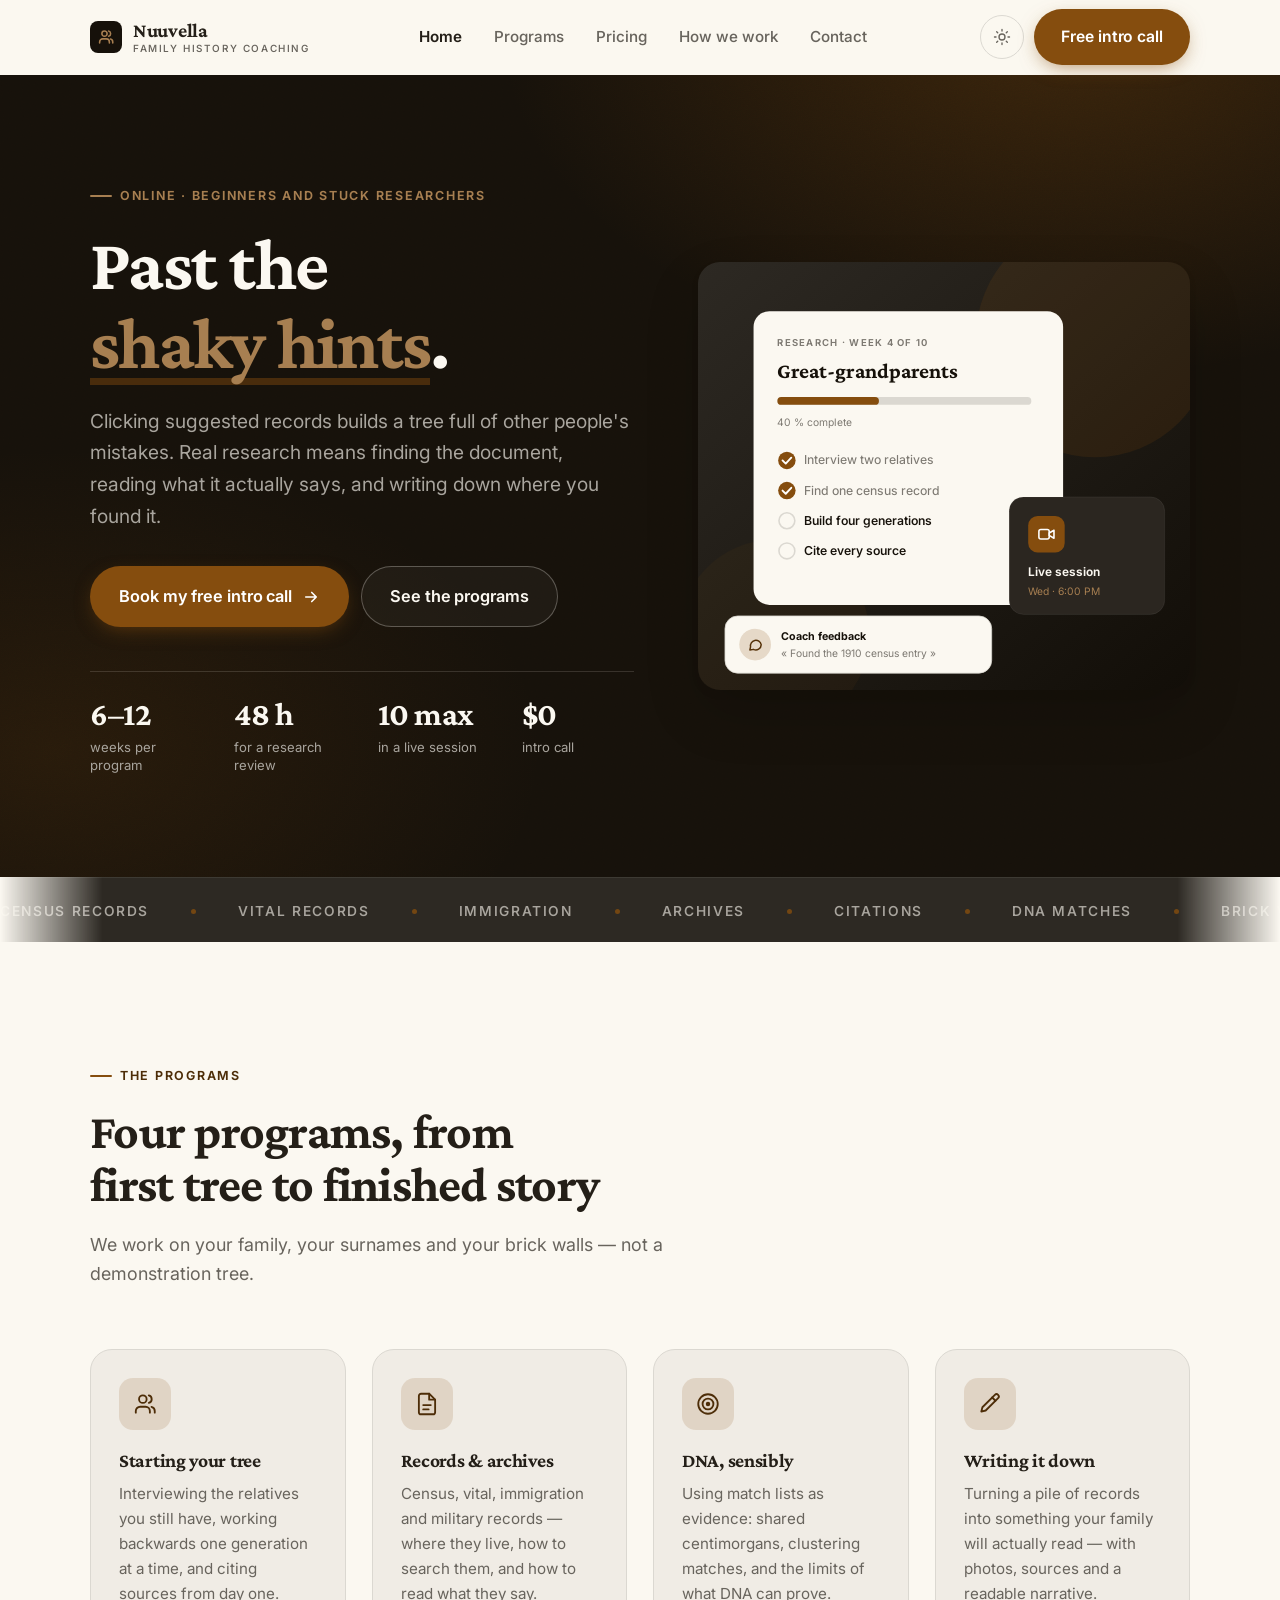
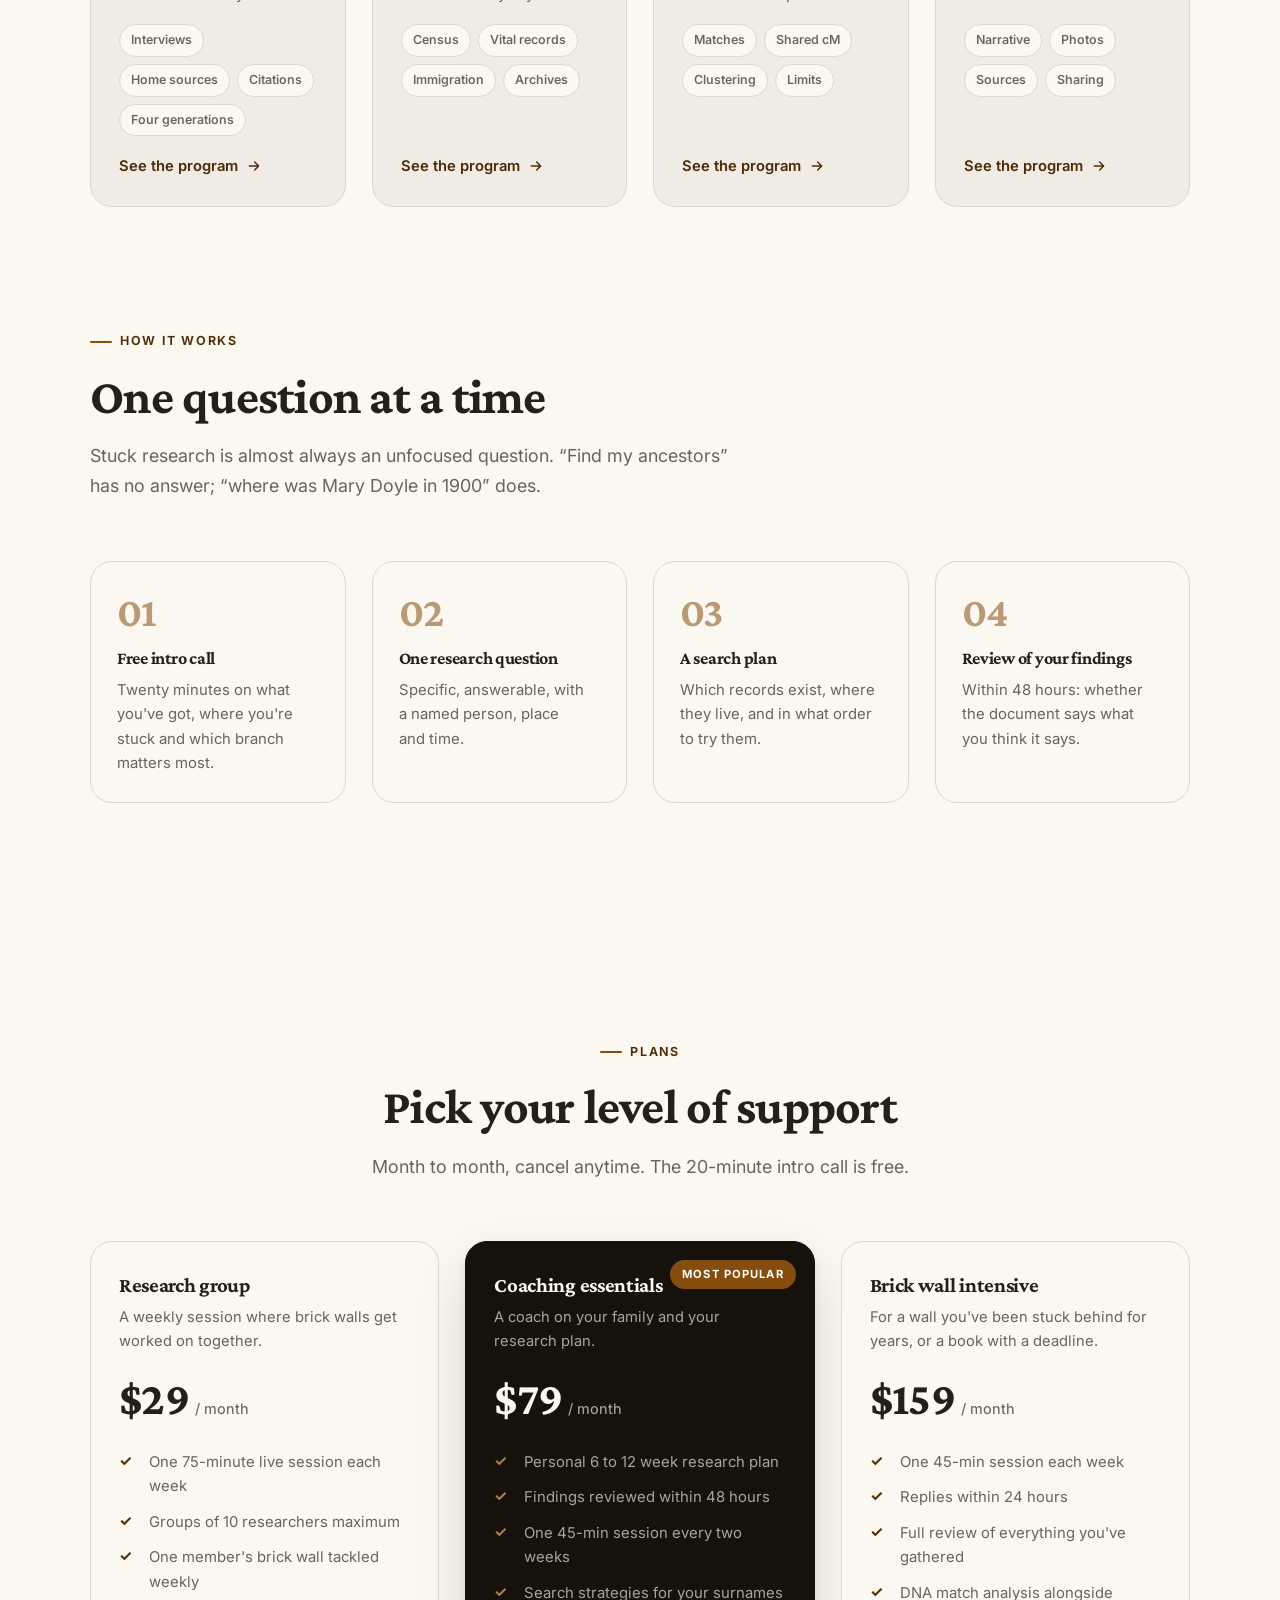
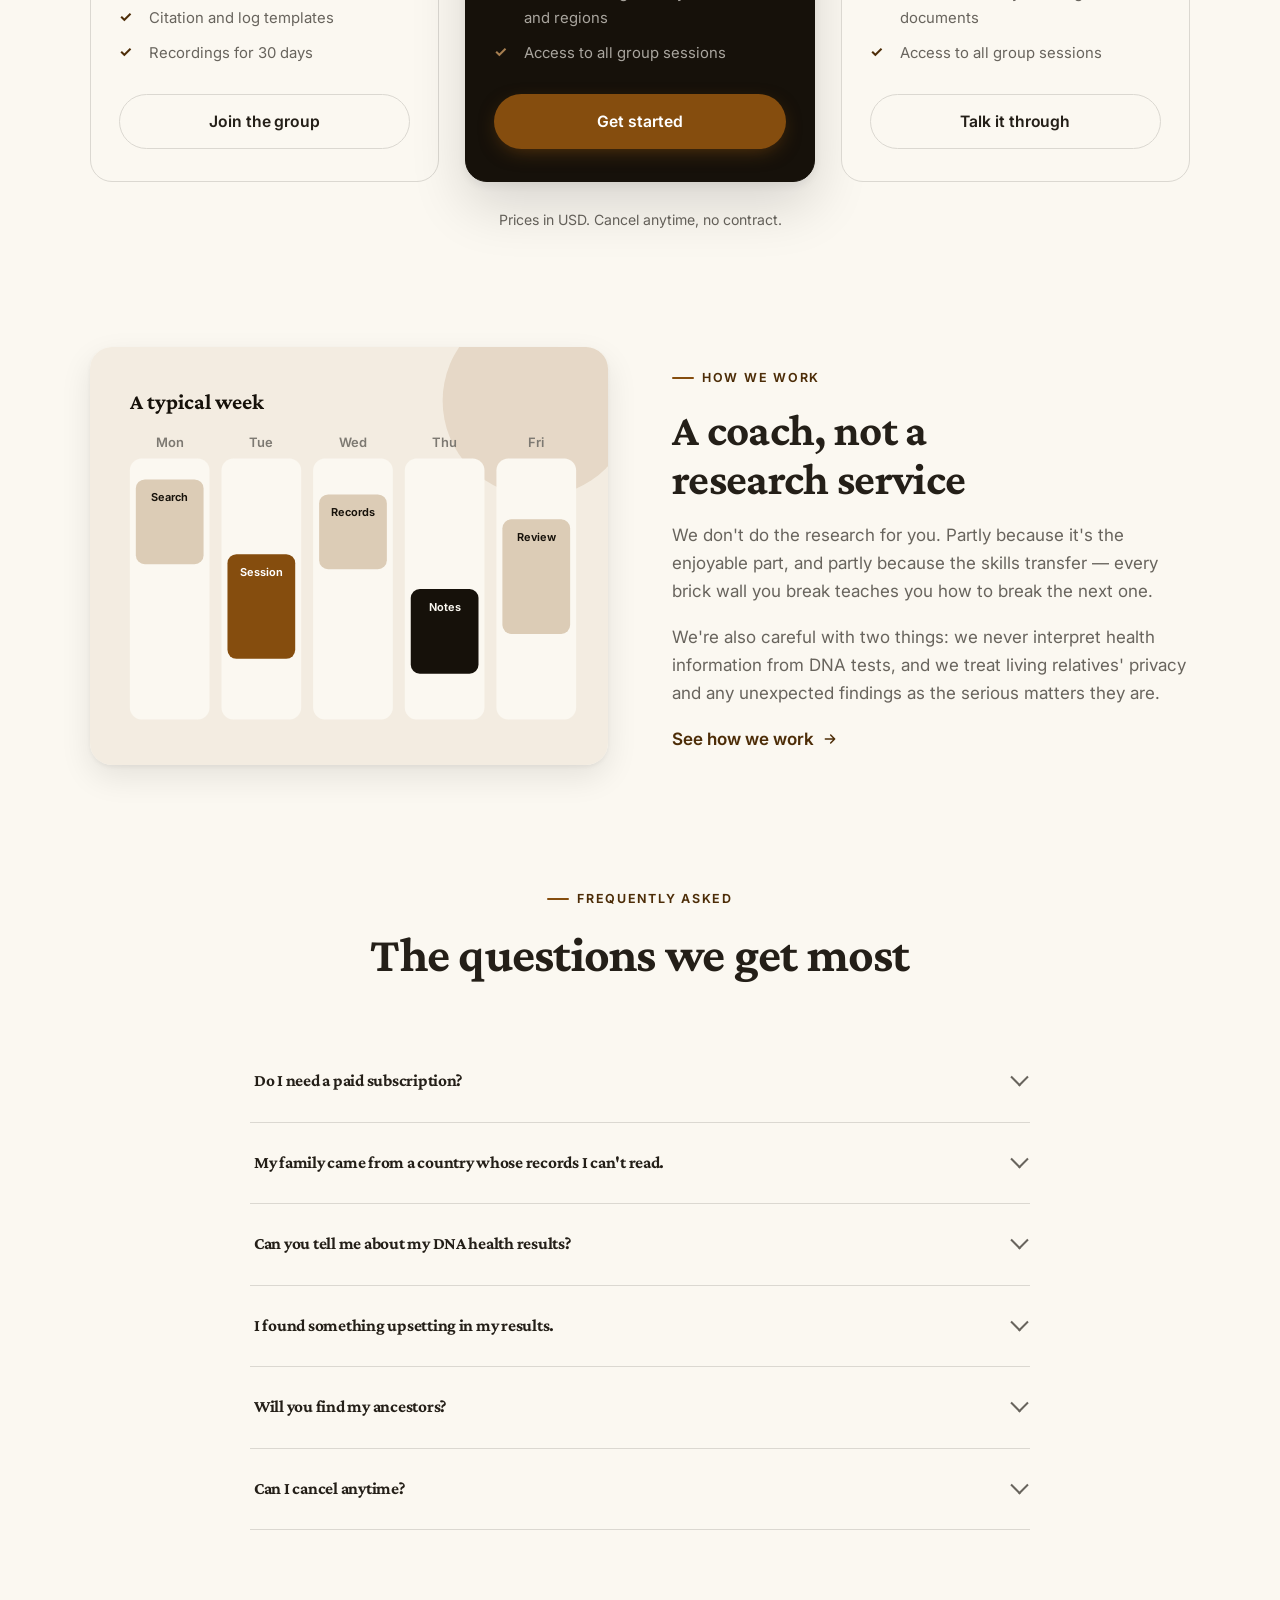
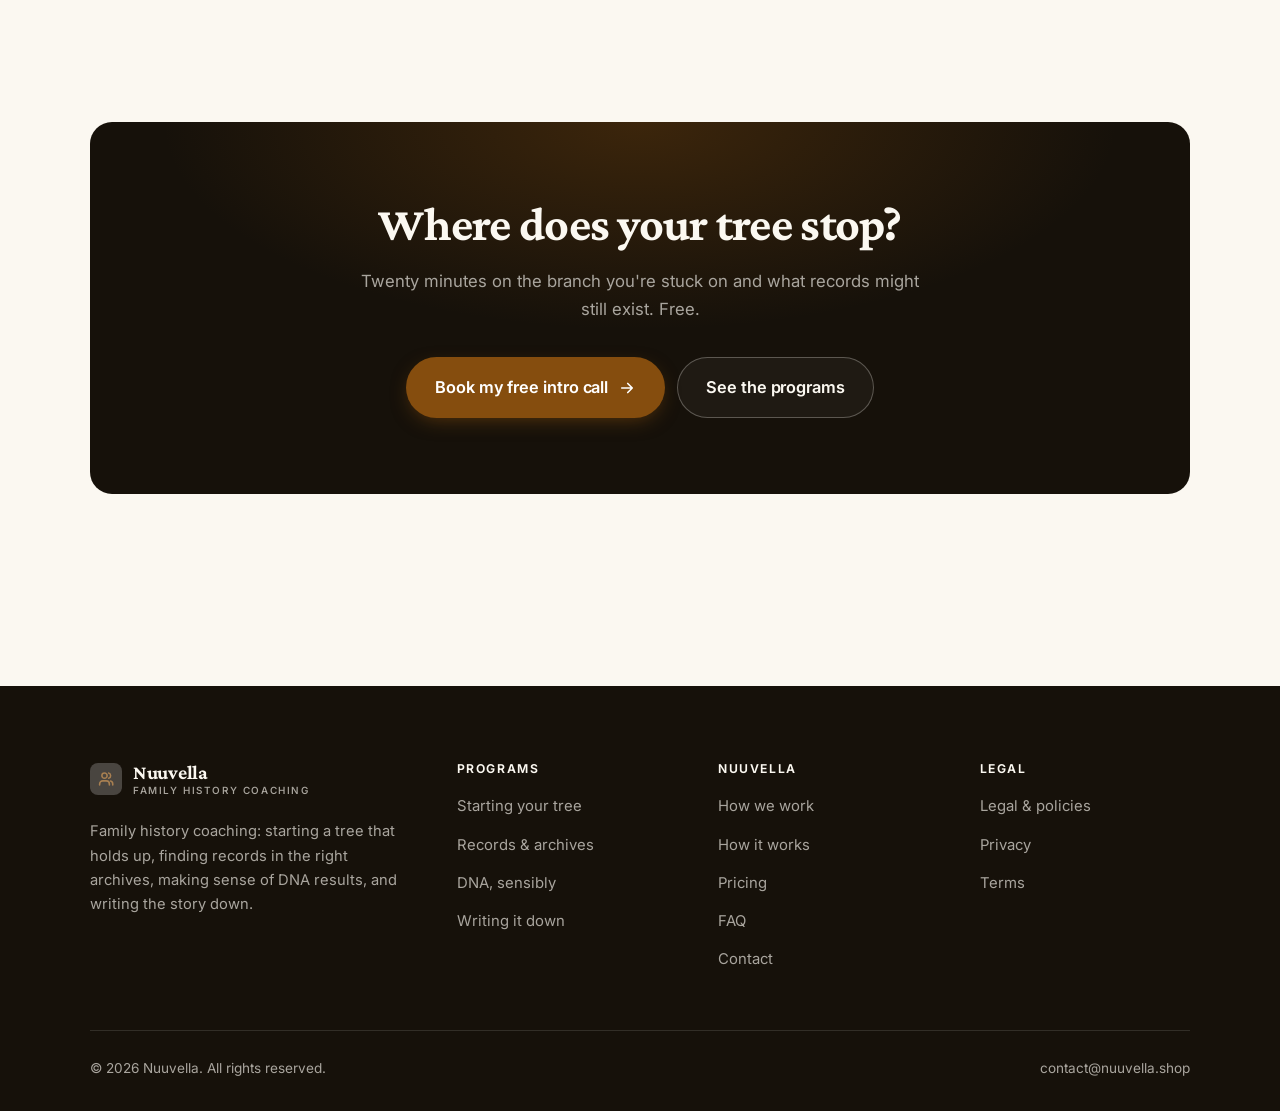
<file: index.html>
<!DOCTYPE html>
<html lang="en" class="no-js">
<head>
<meta charset="utf-8">
<meta name="viewport" content="width=device-width, initial-scale=1">
<title>Nuuvella — Family history coaching: past the shaky hints</title>
<meta name="description" content="Genealogy coaching: build a tree that holds up, find real records, interpret DNA matches sensibly, and write the family story before the stories are lost.">
<link rel="canonical" href="https://nuuvella.shop/">

<meta property="og:type" content="website">
<meta property="og:url" content="https://nuuvella.shop/">
<meta property="og:site_name" content="Nuuvella">
<meta property="og:locale" content="en_US">
<meta property="og:title" content="Nuuvella — Family history coaching: past the shaky hints">
<meta property="og:description" content="Genealogy coaching: build a tree that holds up, find real records, interpret DNA matches sensibly, and write the family story before the stories are lost.">
<meta name="theme-color" content="#16110a">

<link rel="icon" href="assets/img/favicon.svg" type="image/svg+xml">
<link rel="preconnect" href="https://fonts.googleapis.com">
<link rel="preconnect" href="https://fonts.gstatic.com" crossorigin>
<link rel="stylesheet" href="https://fonts.googleapis.com/css2?family=Crimson+Pro:opsz,wght@14..32,400..700&family=Inter:wght@400..700&display=swap">
<link rel="stylesheet" href="assets/css/style.css">

<!-- Thème appliqué avant le premier rendu (évite le flash) -->
<script>
document.documentElement.classList.remove('no-js');
(function(){try{var t=localStorage.getItem('site-theme');if(t){document.documentElement.setAttribute('data-theme',t);}}catch(e){}})();
</script>
<script type="application/ld+json">
{
  "@context": "https://schema.org",
  "@type": "Organization",
  "name": "Nuuvella",
  "url": "https://nuuvella.shop/",
  "email": "contact@nuuvella.shop",
  "description": "Genealogy coaching: build a tree that holds up, find real records, interpret DNA matches sensibly, and write the family story before the stories are lost.",
  "areaServed": "US",
  "knowsLanguage": "en"
}
</script>
</head>

<body>
<a class="skip-link" href="#main">Skip to main content</a>

<header class="site-header">
  <nav class="wrap nav" aria-label="Main navigation">
    <a class="brand" href="index.html">
      <svg class="brand__mark" viewBox="0 0 64 64" aria-hidden="true">
        <rect class="bm-bg" width="64" height="64" rx="16"/>
        <g class="bm-ic" transform="translate(14 14) scale(1.5)" fill="none" stroke-width="2.1" stroke-linecap="round" stroke-linejoin="round"><path d="M16.5 20v-1.5a4 4 0 0 0-4-4h-5a4 4 0 0 0-4 4V20"/><circle cx="10" cy="7.5" r="3.5"/><path d="M21 20v-1.5a4 4 0 0 0-3-3.9M15.5 4.1a3.5 3.5 0 0 1 0 6.8"/></g>
      </svg>
      <span>Nuuvella<span class="brand__sub">Family history coaching</span></span>
    </a>

    <ul class="nav__links" id="nav-links">
      <li><a href="index.html" aria-current="page">Home</a></li>
      <li><a href="programs.html">Programs</a></li>
      <li><a href="index.html#pricing">Pricing</a></li>
      <li><a href="about.html">How we work</a></li>
      <li><a href="contact.html">Contact</a></li>
      <li><a class="btn btn--primary" href="contact.html">Free intro call</a></li>
    </ul>

    <div class="nav__cta">
      <button class="theme-toggle" type="button" aria-label="Switch to dark theme">
        <svg class="icon-sun" viewBox="0 0 24 24" fill="none" stroke="currentColor" stroke-width="1.8" stroke-linecap="round" aria-hidden="true"><circle cx="12" cy="12" r="4"/><path d="M12 2v2m0 16v2M2 12h2m16 0h2M4.9 4.9l1.4 1.4m11.4 11.4 1.4 1.4M19.1 4.9l-1.4 1.4M6.3 17.7l-1.4 1.4"/></svg>
        <svg class="icon-moon" viewBox="0 0 24 24" fill="none" stroke="currentColor" stroke-width="1.8" stroke-linecap="round" stroke-linejoin="round" aria-hidden="true"><path d="M21 12.8A9 9 0 1 1 11.2 3a7 7 0 0 0 9.8 9.8z"/></svg>
      </button>
      <a class="btn btn--primary" href="contact.html">Free intro call</a>
      <button class="nav__toggle" type="button" aria-expanded="false" aria-controls="nav-links" aria-label="Open menu">
        <svg class="icon-open" viewBox="0 0 24 24" fill="none" stroke="currentColor" stroke-width="2" stroke-linecap="round" aria-hidden="true"><path d="M3 6h18M3 12h18M3 18h18"/></svg>
        <svg class="icon-close" viewBox="0 0 24 24" fill="none" stroke="currentColor" stroke-width="2" stroke-linecap="round" aria-hidden="true"><path d="M6 6l12 12M18 6L6 18"/></svg>
      </button>
    </div>
  </nav>
</header>

<main id="main">

<section class="hero">
  <div class="wrap hero__inner">
    <div>
      <span class="eyebrow hero__eyebrow">Online · Beginners and stuck researchers</span>
      <h1>Past the<br> <em>shaky hints</em>.</h1>
      <p class="hero__lede">Clicking suggested records builds a tree full of other people's mistakes. Real research means finding the document, reading what it actually says, and writing down where you found it.</p>

      <div class="hero__actions">
        <a class="btn btn--primary btn--lg" href="contact.html">Book my free intro call <svg viewBox="0 0 24 24" fill="none" stroke="currentColor" stroke-width="2.2" stroke-linecap="round" stroke-linejoin="round" aria-hidden="true"><path d="M5 12h14M13 6l6 6-6 6"/></svg></a>
        <a class="btn btn--on-dark btn--lg" href="programs.html">See the programs</a>
      </div>

      <ul class="hero__proof">
        <li><span class="stat__num">6–12</span><span class="stat__label">weeks per program</span></li>
        <li><span class="stat__num">48 h</span><span class="stat__label">for a research review</span></li>
        <li><span class="stat__num">10 max</span><span class="stat__label">in a live session</span></li>
        <li><span class="stat__num">$0</span><span class="stat__label">intro call</span></li>
      </ul>
    </div>

    <div class="hero__art">
      <svg viewBox="0 0 620 540" role="img" aria-label="A genealogy research plan in week 4 of 10, showing this week's tasks, the next live session and coach feedback.">
        <defs>
          <linearGradient id="hbg" x1="0" y1="0" x2="1" y2="1">
            <stop offset="0" stop-color="#2d2923"/><stop offset="1" stop-color="#120e08"/>
          </linearGradient>
        </defs>
        <rect width="620" height="540" rx="22" fill="url(#hbg)"/>
        <circle cx="500" cy="96" r="150" fill="#854d0e" opacity=".16"/>
        <circle cx="96" cy="470" r="120" fill="#854d0e" opacity=".08"/>

        <g style="font-family: var(--font-body)">
          <!-- Carte programme -->
          <rect x="70" y="62" width="390" height="370" rx="20" fill="#fbf8f1"/>
          <text x="100" y="106" font-size="12" font-weight="650" letter-spacing="1.6" fill="#7d7972">RESEARCH · WEEK 4 OF 10</text>
          <text x="100" y="146" font-size="27" font-weight="700" fill="#16110a" style="font-family: var(--font-display)">Great-grandparents</text>
          <rect x="100" y="170" width="320" height="10" rx="5" fill="#dbd8d1"/>
          <rect x="100" y="170" width="128" height="10" rx="5" fill="#854d0e"/>
          <text x="100" y="206" font-size="13" fill="#7d7972">40 % complete</text>
          <circle cx="112" cy="250" r="11" fill="#854d0e"/><path d="M106.5 250l4 4 7-7.5" fill="none" stroke="#ffffff" stroke-width="2.4" stroke-linecap="round" stroke-linejoin="round"/><text x="134" y="255" font-size="15.5" fill="#7d7972" font-weight="450">Interview two relatives</text>
          <circle cx="112" cy="288" r="11" fill="#854d0e"/><path d="M106.5 288l4 4 7-7.5" fill="none" stroke="#ffffff" stroke-width="2.4" stroke-linecap="round" stroke-linejoin="round"/><text x="134" y="293" font-size="15.5" fill="#7d7972" font-weight="450">Find one census record</text>
          <circle cx="112" cy="326" r="10" fill="none" stroke="#dbd8d1" stroke-width="2"/><text x="134" y="331" font-size="15.5" fill="#16110a" font-weight="560">Build four generations</text>
          <circle cx="112" cy="364" r="10" fill="none" stroke="#dbd8d1" stroke-width="2"/><text x="134" y="369" font-size="15.5" fill="#16110a" font-weight="560">Cite every source</text>

          <!-- Carte séance -->
          <rect x="392" y="296" width="196" height="148" rx="18" fill="#2b2620" stroke="#ffffff" stroke-opacity=".08"/>
          <rect x="416" y="320" width="46" height="46" rx="12" fill="#854d0e"/>
          <g transform="translate(427 331)" fill="none" stroke="#ffffff" color="#ffffff" stroke-width="2" stroke-linecap="round" stroke-linejoin="round"><rect x="2.5" y="6" width="13" height="12" rx="2.5"/><path d="M15.5 10.5 21.5 7v10l-6-3.5z"/></g>
          <text x="416" y="396" font-size="15" font-weight="650" fill="#fbf8f1">Live session</text>
          <text x="416" y="420" font-size="13" fill="#a77f51">Wed · 6:00 PM</text>

          <!-- Retour du coach -->
          <rect x="34" y="446" width="336" height="72" rx="16" fill="#fbf8f1" stroke="#dbd8d1"/>
          <circle cx="72" cy="482" r="20" fill="#e6d9c8"/>
          <g transform="translate(62 472) scale(.84)" fill="none" stroke="#563209" stroke-width="2.2" stroke-linecap="round" stroke-linejoin="round"><path d="M21 12a8 8 0 0 1-11.6 7.1L4 20l1-4.6A8 8 0 1 1 21 12z"/></g>
          <text x="104" y="476" font-size="13.5" font-weight="700" fill="#16110a">Coach feedback</text>
          <text x="104" y="498" font-size="13" fill="#7d7972">« Found the 1910 census entry »</text>
        </g>
      </svg>
    </div>
  </div>
</section>

<div class="marquee" aria-hidden="true">
  <div class="marquee__track"><span>Census records</span><span>Vital records</span><span>Immigration</span><span>Archives</span><span>Citations</span><span>DNA matches</span><span>Brick walls</span><span>Newspapers</span><span>Military records</span><span>Family stories</span><span>Census records</span><span>Vital records</span><span>Immigration</span><span>Archives</span><span>Citations</span><span>DNA matches</span><span>Brick walls</span><span>Newspapers</span><span>Military records</span><span>Family stories</span></div>
</div>

<section class="section wrap" id="programs">
  <div class="section-head reveal">
    <span class="eyebrow">The programs</span>
    <h2>Four programs, from first tree to finished story</h2>
    <p>We work on your family, your surnames and your brick walls — not a demonstration tree.</p>
  </div>
  <div class="grid grid--4 reveal-group">
    <a class="card" href="programs.html#start">
      <div class="card__icon"><svg viewBox="0 0 24 24" fill="none" stroke="currentColor" stroke-width="1.7" stroke-linecap="round" stroke-linejoin="round" aria-hidden="true"><path d="M16.5 20v-1.5a4 4 0 0 0-4-4h-5a4 4 0 0 0-4 4V20"/><circle cx="10" cy="7.5" r="3.5"/><path d="M21 20v-1.5a4 4 0 0 0-3-3.9M15.5 4.1a3.5 3.5 0 0 1 0 6.8"/></svg></div>
      <h3>Starting your tree</h3>
      <p>Interviewing the relatives you still have, working backwards one generation at a time, and citing sources from day one.</p>
      <ul class="tags"><li>Interviews</li><li>Home sources</li><li>Citations</li><li>Four generations</li></ul>
      <span class="arrow-link">See the program <svg viewBox="0 0 24 24" fill="none" stroke="currentColor" stroke-width="2.2" stroke-linecap="round" stroke-linejoin="round" aria-hidden="true"><path d="M5 12h14M13 6l6 6-6 6"/></svg></span>
    </a>
    <a class="card" href="programs.html#records">
      <div class="card__icon"><svg viewBox="0 0 24 24" fill="none" stroke="currentColor" stroke-width="1.7" stroke-linecap="round" stroke-linejoin="round" aria-hidden="true"><path d="M14 2.5H6.5A2 2 0 0 0 4.5 4.5v15a2 2 0 0 0 2 2h11a2 2 0 0 0 2-2V8z"/><path d="M14 2.5V8h5.5M8.5 13h7M8.5 17h5"/></svg></div>
      <h3>Records &amp; archives</h3>
      <p>Census, vital, immigration and military records — where they live, how to search them, and how to read what they say.</p>
      <ul class="tags"><li>Census</li><li>Vital records</li><li>Immigration</li><li>Archives</li></ul>
      <span class="arrow-link">See the program <svg viewBox="0 0 24 24" fill="none" stroke="currentColor" stroke-width="2.2" stroke-linecap="round" stroke-linejoin="round" aria-hidden="true"><path d="M5 12h14M13 6l6 6-6 6"/></svg></span>
    </a>
    <a class="card" href="programs.html#dna">
      <div class="card__icon"><svg viewBox="0 0 24 24" fill="none" stroke="currentColor" stroke-width="1.7" stroke-linecap="round" stroke-linejoin="round" aria-hidden="true"><circle cx="12" cy="12" r="9"/><circle cx="12" cy="12" r="5"/><circle cx="12" cy="12" r="1.2" fill="currentColor"/></svg></div>
      <h3>DNA, sensibly</h3>
      <p>Using match lists as evidence: shared centimorgans, clustering matches, and the limits of what DNA can prove.</p>
      <ul class="tags"><li>Matches</li><li>Shared cM</li><li>Clustering</li><li>Limits</li></ul>
      <span class="arrow-link">See the program <svg viewBox="0 0 24 24" fill="none" stroke="currentColor" stroke-width="2.2" stroke-linecap="round" stroke-linejoin="round" aria-hidden="true"><path d="M5 12h14M13 6l6 6-6 6"/></svg></span>
    </a>
    <a class="card" href="programs.html#writing">
      <div class="card__icon"><svg viewBox="0 0 24 24" fill="none" stroke="currentColor" stroke-width="1.7" stroke-linecap="round" stroke-linejoin="round" aria-hidden="true"><path d="M16.5 3.5a2.1 2.1 0 0 1 3 3L8 18l-4 1 1-4z"/><path d="M14 6l3 3"/></svg></div>
      <h3>Writing it down</h3>
      <p>Turning a pile of records into something your family will actually read — with photos, sources and a readable narrative.</p>
      <ul class="tags"><li>Narrative</li><li>Photos</li><li>Sources</li><li>Sharing</li></ul>
      <span class="arrow-link">See the program <svg viewBox="0 0 24 24" fill="none" stroke="currentColor" stroke-width="2.2" stroke-linecap="round" stroke-linejoin="round" aria-hidden="true"><path d="M5 12h14M13 6l6 6-6 6"/></svg></span>
    </a>
  </div>
</section>

<section class="section section--flush wrap" id="how-it-works">
  <div class="section-head reveal">
    <span class="eyebrow">How it works</span>
    <h2>One question at a time</h2>
    <p>Stuck research is almost always an unfocused question. “Find my ancestors” has no answer; “where was Mary Doyle in 1900” does.</p>
  </div>
  <div class="grid grid--4 steps reveal-group">
    <article class="step">
      <h3>Free intro call</h3>
      <p>Twenty minutes on what you've got, where you're stuck and which branch matters most.</p>
    </article>
    <article class="step">
      <h3>One research question</h3>
      <p>Specific, answerable, with a named person, place and time.</p>
    </article>
    <article class="step">
      <h3>A search plan</h3>
      <p>Which records exist, where they live, and in what order to try them.</p>
    </article>
    <article class="step">
      <h3>Review of your findings</h3>
      <p>Within 48 hours: whether the document says what you think it says.</p>
    </article>
  </div>
</section>

<section class="section wrap" id="pricing">
  <div class="section-head section-head--center reveal">
    <span class="eyebrow">Plans</span>
    <h2>Pick your level of support</h2>
    <p>Month to month, cancel anytime. The 20-minute intro call is free.</p>
  </div>
  <div class="grid grid--3 plans reveal-group">
    <article class="plan">
      
      <h3>Research group</h3>
      <p class="plan__desc">A weekly session where brick walls get worked on together.</p>
      <p class="plan__price">$29<span class="plan__period">/ month</span></p>
      <ul class="plan__features">
        <li>One 75-minute live session each week</li>
        <li>Groups of 10 researchers maximum</li>
        <li>One member's brick wall tackled weekly</li>
        <li>Citation and log templates</li>
        <li>Recordings for 30 days</li>
      </ul>
      <a class="btn btn--ghost btn--block" href="contact.html">Join the group</a>
    </article>
    <article class="plan plan--featured">
      <span class="plan__tag">Most popular</span>
      <h3>Coaching essentials</h3>
      <p class="plan__desc">A coach on your family and your research plan.</p>
      <p class="plan__price">$79<span class="plan__period">/ month</span></p>
      <ul class="plan__features">
        <li>Personal 6 to 12 week research plan</li>
        <li>Findings reviewed within 48 hours</li>
        <li>One 45-min session every two weeks</li>
        <li>Search strategies for your surnames and regions</li>
        <li>Access to all group sessions</li>
      </ul>
      <a class="btn btn--primary btn--block" href="contact.html">Get started</a>
    </article>
    <article class="plan">
      
      <h3>Brick wall intensive</h3>
      <p class="plan__desc">For a wall you've been stuck behind for years, or a book with a deadline.</p>
      <p class="plan__price">$159<span class="plan__period">/ month</span></p>
      <ul class="plan__features">
        <li>One 45-min session each week</li>
        <li>Replies within 24 hours</li>
        <li>Full review of everything you've gathered</li>
        <li>DNA match analysis alongside documents</li>
        <li>Access to all group sessions</li>
      </ul>
      <a class="btn btn--ghost btn--block" href="contact.html">Talk it through</a>
    </article>
  </div>
  <p class="plans-note">Prices in USD. Cancel anytime, no contract.</p>
</section>

<section class="section section--flush wrap">
  <div class="split reveal">
    <div class="split__art">
      <svg viewBox="0 0 520 420" role="img" aria-label="Example of a typical week: Search, Session, Records, Notes, Review.">
        <rect width="520" height="420" rx="20" fill="#f3ece1"/>
        <circle cx="450" cy="54" r="96" fill="#854d0e" opacity=".12"/>
        <g style="font-family: var(--font-body)">
        <text x="40" y="62" font-size="22" font-weight="700" fill="#16110a" style="font-family: var(--font-display)">A typical week</text>
        <text x="80" y="100" text-anchor="middle" font-size="13" font-weight="600" fill="#7d7972">Mon</text>
        <rect x="40" y="112" width="80" height="262" rx="12" fill="#fbf8f1"/>
        <rect x="46" y="133" width="68" height="85" rx="9" fill="#dcccb6"/>
        <text x="80" y="155" text-anchor="middle" font-size="11" font-weight="650" fill="#16110a">Search</text>
        <text x="172" y="100" text-anchor="middle" font-size="13" font-weight="600" fill="#7d7972">Tue</text>
        <rect x="132" y="112" width="80" height="262" rx="12" fill="#fbf8f1"/>
        <rect x="138" y="208" width="68" height="105" rx="9" fill="#854d0e"/>
        <text x="172" y="230" text-anchor="middle" font-size="11" font-weight="650" fill="#ffffff">Session</text>
        <text x="264" y="100" text-anchor="middle" font-size="13" font-weight="600" fill="#7d7972">Wed</text>
        <rect x="224" y="112" width="80" height="262" rx="12" fill="#fbf8f1"/>
        <rect x="230" y="148" width="68" height="75" rx="9" fill="#dcccb6"/>
        <text x="264" y="170" text-anchor="middle" font-size="11" font-weight="650" fill="#16110a">Records</text>
        <text x="356" y="100" text-anchor="middle" font-size="13" font-weight="600" fill="#7d7972">Thu</text>
        <rect x="316" y="112" width="80" height="262" rx="12" fill="#fbf8f1"/>
        <rect x="322" y="243" width="68" height="85" rx="9" fill="#16110a"/>
        <text x="356" y="265" text-anchor="middle" font-size="11" font-weight="650" fill="#fbf8f1">Notes</text>
        <text x="448" y="100" text-anchor="middle" font-size="13" font-weight="600" fill="#7d7972">Fri</text>
        <rect x="408" y="112" width="80" height="262" rx="12" fill="#fbf8f1"/>
        <rect x="414" y="173" width="68" height="115" rx="9" fill="#dcccb6"/>
        <text x="448" y="195" text-anchor="middle" font-size="11" font-weight="650" fill="#16110a">Review</text>
        </g>
      </svg>
    </div>
    <div>
      <span class="eyebrow">How we work</span>
      <h2>A coach, not a research service</h2>
      <p>We don't do the research for you. Partly because it's the enjoyable part, and partly because the skills transfer — every brick wall you break teaches you how to break the next one.</p>
      <p>We're also careful with two things: we never interpret health information from DNA tests, and we treat living relatives' privacy and any unexpected findings as the serious matters they are.</p>
      <p><a class="arrow-link" href="about.html">See how we work <svg viewBox="0 0 24 24" fill="none" stroke="currentColor" stroke-width="2.2" stroke-linecap="round" stroke-linejoin="round" aria-hidden="true"><path d="M5 12h14M13 6l6 6-6 6"/></svg></a></p>
    </div>
  </div>
</section>

<section class="section section--flush wrap" id="faq">
  <div class="section-head section-head--center reveal">
    <span class="eyebrow">Frequently asked</span>
    <h2>The questions we get most</h2>
  </div>
  <div class="faq reveal">
    <details>
      <summary>Do I need a paid subscription?</summary>
      <p>It helps a great deal for census and vital records, but a lot is free — FamilySearch, state archives, and many libraries offer access. We'll show you what's free first.</p>
    </details>
    <details>
      <summary>My family came from a country whose records I can't read.</summary>
      <p>Common and workable. We cover finding translated indexes, working with archives abroad, and reading enough of a language to extract names, dates and places.</p>
    </details>
    <details>
      <summary>Can you tell me about my DNA health results?</summary>
      <p>No, never. We only work with DNA at a genealogical level. Health interpretation belongs with a doctor or a genetic counselor.</p>
    </details>
    <details>
      <summary>I found something upsetting in my results.</summary>
      <p>It happens more than people expect — unexpected parentage in particular. We'll help you think through the research side carefully, and we'll suggest proper support rather than pretending coaching is therapy.</p>
    </details>
    <details>
      <summary>Will you find my ancestors?</summary>
      <p>We'll teach you to search well, but no honest genealogist guarantees a find. Some records burned, some were never created.</p>
    </details>
    <details>
      <summary>Can I cancel anytime?</summary>
      <p>Yes. No contract, no minimum term. Access stays open until the end of the month you already paid for.</p>
    </details>
  </div>
</section>

<section class="wrap section--tight">
  <div class="cta-band reveal">
    <h2>Where does your tree stop?</h2>
    <p>Twenty minutes on the branch you're stuck on and what records might still exist. Free.</p>
    <div class="hero__actions">
      <a class="btn btn--primary btn--lg" href="contact.html">Book my free intro call <svg viewBox="0 0 24 24" fill="none" stroke="currentColor" stroke-width="2.2" stroke-linecap="round" stroke-linejoin="round" aria-hidden="true"><path d="M5 12h14M13 6l6 6-6 6"/></svg></a>
      <a class="btn btn--on-dark btn--lg" href="programs.html">See the programs</a>
    </div>
  </div>
</section>

</main>

<footer class="site-footer">
  <div class="wrap">
    <div class="footer__grid">
      <div class="footer__brand">
        <a class="brand" href="index.html">
          <svg class="brand__mark" viewBox="0 0 64 64" aria-hidden="true">
        <rect class="bm-bg" width="64" height="64" rx="16"/>
        <g class="bm-ic" transform="translate(14 14) scale(1.5)" fill="none" stroke-width="2.1" stroke-linecap="round" stroke-linejoin="round"><path d="M16.5 20v-1.5a4 4 0 0 0-4-4h-5a4 4 0 0 0-4 4V20"/><circle cx="10" cy="7.5" r="3.5"/><path d="M21 20v-1.5a4 4 0 0 0-3-3.9M15.5 4.1a3.5 3.5 0 0 1 0 6.8"/></g>
      </svg>
          <span>Nuuvella<span class="brand__sub">Family history coaching</span></span>
        </a>
        <p>Family history coaching: starting a tree that holds up, finding records in the right archives, making sense of DNA results, and writing the story down.</p>
      </div>

      <div class="footer__col">
        <h4>Programs</h4>
        <ul>
          <li><a href="programs.html#start">Starting your tree</a></li>
          <li><a href="programs.html#records">Records &amp; archives</a></li>
          <li><a href="programs.html#dna">DNA, sensibly</a></li>
          <li><a href="programs.html#writing">Writing it down</a></li>
        </ul>
      </div>

      <div class="footer__col">
        <h4>Nuuvella</h4>
        <ul>
          <li><a href="about.html">How we work</a></li>
          <li><a href="index.html#how-it-works">How it works</a></li>
          <li><a href="index.html#pricing">Pricing</a></li>
          <li><a href="index.html#faq">FAQ</a></li>
          <li><a href="contact.html">Contact</a></li>
        </ul>
      </div>

      <div class="footer__col">
        <h4>Legal</h4>
        <ul>
          <li><a href="legal.html">Legal &amp; policies</a></li>
          <li><a href="legal.html#privacy">Privacy</a></li>
          <li><a href="legal.html#terms">Terms</a></li>
        </ul>
      </div>
    </div>

    <div class="footer__bottom">
      <p>© <span data-year>2026</span> Nuuvella. All rights reserved.</p>
      <p><a href="mailto:contact@nuuvella.shop">contact@nuuvella.shop</a></p>
    </div>
  </div>
</footer>

<script src="assets/js/main.js" defer></script>
</body>
</html>
</file>
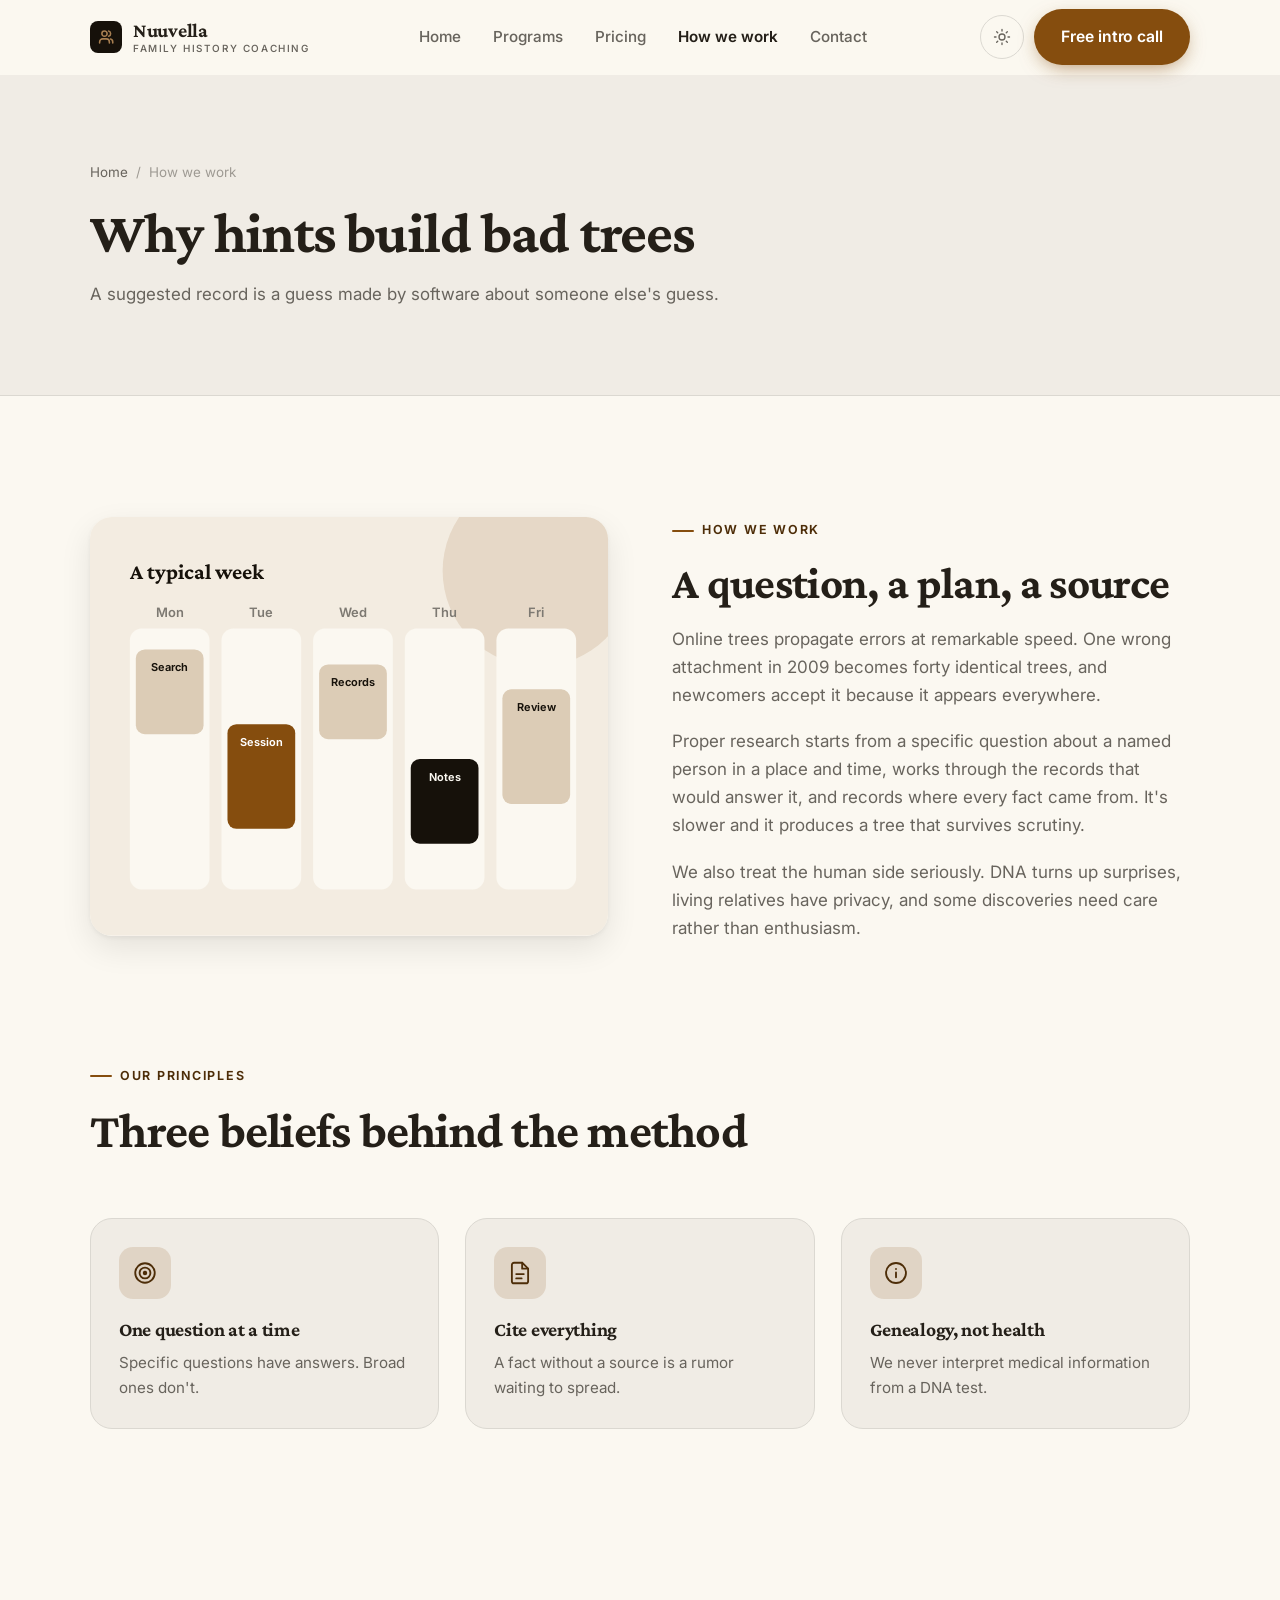
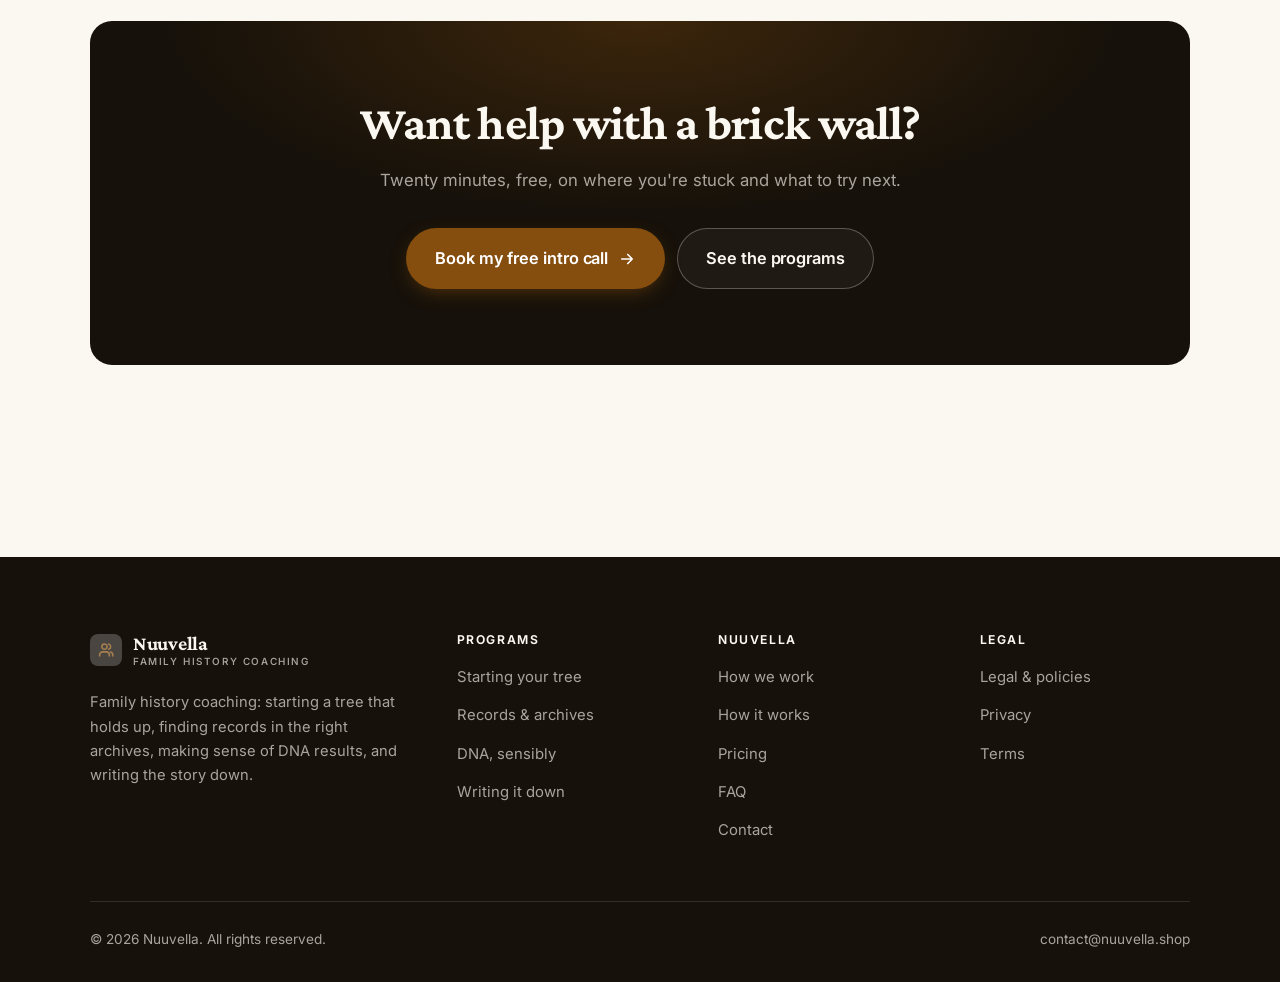
<file: about.html>
<!DOCTYPE html>
<html lang="en" class="no-js">
<head>
<meta charset="utf-8">
<meta name="viewport" content="width=device-width, initial-scale=1">
<title>How we work — Nuuvella</title>
<meta name="description" content="Why genealogy coaching beats clicking hints, and the principles behind Nuuvella.">
<link rel="canonical" href="https://nuuvella.shop/about.html">

<meta property="og:type" content="website">
<meta property="og:url" content="https://nuuvella.shop/about.html">
<meta property="og:site_name" content="Nuuvella">
<meta property="og:locale" content="en_US">
<meta property="og:title" content="How we work — Nuuvella">
<meta property="og:description" content="Why genealogy coaching beats clicking hints, and the principles behind Nuuvella.">
<meta name="theme-color" content="#16110a">

<link rel="icon" href="assets/img/favicon.svg" type="image/svg+xml">
<link rel="preconnect" href="https://fonts.googleapis.com">
<link rel="preconnect" href="https://fonts.gstatic.com" crossorigin>
<link rel="stylesheet" href="https://fonts.googleapis.com/css2?family=Crimson+Pro:opsz,wght@14..32,400..700&family=Inter:wght@400..700&display=swap">
<link rel="stylesheet" href="assets/css/style.css">

<!-- Thème appliqué avant le premier rendu (évite le flash) -->
<script>
document.documentElement.classList.remove('no-js');
(function(){try{var t=localStorage.getItem('site-theme');if(t){document.documentElement.setAttribute('data-theme',t);}}catch(e){}})();
</script>
</head>

<body>
<a class="skip-link" href="#main">Skip to main content</a>

<header class="site-header">
  <nav class="wrap nav" aria-label="Main navigation">
    <a class="brand" href="index.html">
      <svg class="brand__mark" viewBox="0 0 64 64" aria-hidden="true">
        <rect class="bm-bg" width="64" height="64" rx="16"/>
        <g class="bm-ic" transform="translate(14 14) scale(1.5)" fill="none" stroke-width="2.1" stroke-linecap="round" stroke-linejoin="round"><path d="M16.5 20v-1.5a4 4 0 0 0-4-4h-5a4 4 0 0 0-4 4V20"/><circle cx="10" cy="7.5" r="3.5"/><path d="M21 20v-1.5a4 4 0 0 0-3-3.9M15.5 4.1a3.5 3.5 0 0 1 0 6.8"/></g>
      </svg>
      <span>Nuuvella<span class="brand__sub">Family history coaching</span></span>
    </a>

    <ul class="nav__links" id="nav-links">
      <li><a href="index.html">Home</a></li>
      <li><a href="programs.html">Programs</a></li>
      <li><a href="index.html#pricing">Pricing</a></li>
      <li><a href="about.html" aria-current="page">How we work</a></li>
      <li><a href="contact.html">Contact</a></li>
      <li><a class="btn btn--primary" href="contact.html">Free intro call</a></li>
    </ul>

    <div class="nav__cta">
      <button class="theme-toggle" type="button" aria-label="Switch to dark theme">
        <svg class="icon-sun" viewBox="0 0 24 24" fill="none" stroke="currentColor" stroke-width="1.8" stroke-linecap="round" aria-hidden="true"><circle cx="12" cy="12" r="4"/><path d="M12 2v2m0 16v2M2 12h2m16 0h2M4.9 4.9l1.4 1.4m11.4 11.4 1.4 1.4M19.1 4.9l-1.4 1.4M6.3 17.7l-1.4 1.4"/></svg>
        <svg class="icon-moon" viewBox="0 0 24 24" fill="none" stroke="currentColor" stroke-width="1.8" stroke-linecap="round" stroke-linejoin="round" aria-hidden="true"><path d="M21 12.8A9 9 0 1 1 11.2 3a7 7 0 0 0 9.8 9.8z"/></svg>
      </button>
      <a class="btn btn--primary" href="contact.html">Free intro call</a>
      <button class="nav__toggle" type="button" aria-expanded="false" aria-controls="nav-links" aria-label="Open menu">
        <svg class="icon-open" viewBox="0 0 24 24" fill="none" stroke="currentColor" stroke-width="2" stroke-linecap="round" aria-hidden="true"><path d="M3 6h18M3 12h18M3 18h18"/></svg>
        <svg class="icon-close" viewBox="0 0 24 24" fill="none" stroke="currentColor" stroke-width="2" stroke-linecap="round" aria-hidden="true"><path d="M6 6l12 12M18 6L6 18"/></svg>
      </button>
    </div>
  </nav>
</header>

<main id="main">

<section class="page-head">
  <div class="wrap">
    <nav class="breadcrumb" aria-label="Breadcrumb">
      <a href="index.html">Home</a><span>/</span><span aria-current="page">How we work</span>
    </nav>
    <h1>Why hints build bad trees</h1>
    <p>A suggested record is a guess made by software about someone else's guess.</p>
  </div>
</section>

<section class="section wrap">
  <div class="split reveal">
    <div class="split__art">
      <svg viewBox="0 0 520 420" role="img" aria-label="Example of a typical week: Search, Session, Records, Notes, Review.">
        <rect width="520" height="420" rx="20" fill="#f3ece1"/>
        <circle cx="450" cy="54" r="96" fill="#854d0e" opacity=".12"/>
        <g style="font-family: var(--font-body)">
        <text x="40" y="62" font-size="22" font-weight="700" fill="#16110a" style="font-family: var(--font-display)">A typical week</text>
        <text x="80" y="100" text-anchor="middle" font-size="13" font-weight="600" fill="#7d7972">Mon</text>
        <rect x="40" y="112" width="80" height="262" rx="12" fill="#fbf8f1"/>
        <rect x="46" y="133" width="68" height="85" rx="9" fill="#dcccb6"/>
        <text x="80" y="155" text-anchor="middle" font-size="11" font-weight="650" fill="#16110a">Search</text>
        <text x="172" y="100" text-anchor="middle" font-size="13" font-weight="600" fill="#7d7972">Tue</text>
        <rect x="132" y="112" width="80" height="262" rx="12" fill="#fbf8f1"/>
        <rect x="138" y="208" width="68" height="105" rx="9" fill="#854d0e"/>
        <text x="172" y="230" text-anchor="middle" font-size="11" font-weight="650" fill="#ffffff">Session</text>
        <text x="264" y="100" text-anchor="middle" font-size="13" font-weight="600" fill="#7d7972">Wed</text>
        <rect x="224" y="112" width="80" height="262" rx="12" fill="#fbf8f1"/>
        <rect x="230" y="148" width="68" height="75" rx="9" fill="#dcccb6"/>
        <text x="264" y="170" text-anchor="middle" font-size="11" font-weight="650" fill="#16110a">Records</text>
        <text x="356" y="100" text-anchor="middle" font-size="13" font-weight="600" fill="#7d7972">Thu</text>
        <rect x="316" y="112" width="80" height="262" rx="12" fill="#fbf8f1"/>
        <rect x="322" y="243" width="68" height="85" rx="9" fill="#16110a"/>
        <text x="356" y="265" text-anchor="middle" font-size="11" font-weight="650" fill="#fbf8f1">Notes</text>
        <text x="448" y="100" text-anchor="middle" font-size="13" font-weight="600" fill="#7d7972">Fri</text>
        <rect x="408" y="112" width="80" height="262" rx="12" fill="#fbf8f1"/>
        <rect x="414" y="173" width="68" height="115" rx="9" fill="#dcccb6"/>
        <text x="448" y="195" text-anchor="middle" font-size="11" font-weight="650" fill="#16110a">Review</text>
        </g>
      </svg>
    </div>
    <div>
      <span class="eyebrow">How we work</span>
      <h2>A question, a plan, a source</h2>
      <p>Online trees propagate errors at remarkable speed. One wrong attachment in 2009 becomes forty identical trees, and newcomers accept it because it appears everywhere.</p>
      <p>Proper research starts from a specific question about a named person in a place and time, works through the records that would answer it, and records where every fact came from. It's slower and it produces a tree that survives scrutiny.</p>
      <p>We also treat the human side seriously. DNA turns up surprises, living relatives have privacy, and some discoveries need care rather than enthusiasm.</p>
      <!--
        TO DO: add a short introduction of the coach (name, real background),
        with a photo if possible. Do not invent credentials — see README.md.
      -->
    </div>
  </div>
</section>

<section class="section section--flush wrap">
  <div class="section-head reveal">
    <span class="eyebrow">Our principles</span>
    <h2>Three beliefs behind the method</h2>
  </div>
  <div class="grid grid--3 reveal-group">
    <article class="card">
      <div class="card__icon"><svg viewBox="0 0 24 24" fill="none" stroke="currentColor" stroke-width="1.7" stroke-linecap="round" stroke-linejoin="round" aria-hidden="true"><circle cx="12" cy="12" r="9"/><circle cx="12" cy="12" r="5"/><circle cx="12" cy="12" r="1.2" fill="currentColor"/></svg></div>
      <h3>One question at a time</h3>
      <p>Specific questions have answers. Broad ones don't.</p>
    </article>
    <article class="card">
      <div class="card__icon"><svg viewBox="0 0 24 24" fill="none" stroke="currentColor" stroke-width="1.7" stroke-linecap="round" stroke-linejoin="round" aria-hidden="true"><path d="M14 2.5H6.5A2 2 0 0 0 4.5 4.5v15a2 2 0 0 0 2 2h11a2 2 0 0 0 2-2V8z"/><path d="M14 2.5V8h5.5M8.5 13h7M8.5 17h5"/></svg></div>
      <h3>Cite everything</h3>
      <p>A fact without a source is a rumor waiting to spread.</p>
    </article>
    <article class="card">
      <div class="card__icon"><svg viewBox="0 0 24 24" fill="none" stroke="currentColor" stroke-width="1.7" stroke-linecap="round" stroke-linejoin="round" aria-hidden="true"><circle cx="12" cy="12" r="9.2"/><path d="M12 16v-4.5M12 8.2v.1"/></svg></div>
      <h3>Genealogy, not health</h3>
      <p>We never interpret medical information from a DNA test.</p>
    </article>
  </div>
</section>

<section class="wrap section--tight">
  <div class="cta-band reveal">
    <h2>Want help with a brick wall?</h2>
    <p>Twenty minutes, free, on where you're stuck and what to try next.</p>
    <div class="hero__actions">
      <a class="btn btn--primary btn--lg" href="contact.html">Book my free intro call <svg viewBox="0 0 24 24" fill="none" stroke="currentColor" stroke-width="2.2" stroke-linecap="round" stroke-linejoin="round" aria-hidden="true"><path d="M5 12h14M13 6l6 6-6 6"/></svg></a>
      <a class="btn btn--on-dark btn--lg" href="programs.html">See the programs</a>
    </div>
  </div>
</section>

</main>

<footer class="site-footer">
  <div class="wrap">
    <div class="footer__grid">
      <div class="footer__brand">
        <a class="brand" href="index.html">
          <svg class="brand__mark" viewBox="0 0 64 64" aria-hidden="true">
        <rect class="bm-bg" width="64" height="64" rx="16"/>
        <g class="bm-ic" transform="translate(14 14) scale(1.5)" fill="none" stroke-width="2.1" stroke-linecap="round" stroke-linejoin="round"><path d="M16.5 20v-1.5a4 4 0 0 0-4-4h-5a4 4 0 0 0-4 4V20"/><circle cx="10" cy="7.5" r="3.5"/><path d="M21 20v-1.5a4 4 0 0 0-3-3.9M15.5 4.1a3.5 3.5 0 0 1 0 6.8"/></g>
      </svg>
          <span>Nuuvella<span class="brand__sub">Family history coaching</span></span>
        </a>
        <p>Family history coaching: starting a tree that holds up, finding records in the right archives, making sense of DNA results, and writing the story down.</p>
      </div>

      <div class="footer__col">
        <h4>Programs</h4>
        <ul>
          <li><a href="programs.html#start">Starting your tree</a></li>
          <li><a href="programs.html#records">Records &amp; archives</a></li>
          <li><a href="programs.html#dna">DNA, sensibly</a></li>
          <li><a href="programs.html#writing">Writing it down</a></li>
        </ul>
      </div>

      <div class="footer__col">
        <h4>Nuuvella</h4>
        <ul>
          <li><a href="about.html">How we work</a></li>
          <li><a href="index.html#how-it-works">How it works</a></li>
          <li><a href="index.html#pricing">Pricing</a></li>
          <li><a href="index.html#faq">FAQ</a></li>
          <li><a href="contact.html">Contact</a></li>
        </ul>
      </div>

      <div class="footer__col">
        <h4>Legal</h4>
        <ul>
          <li><a href="legal.html">Legal &amp; policies</a></li>
          <li><a href="legal.html#privacy">Privacy</a></li>
          <li><a href="legal.html#terms">Terms</a></li>
        </ul>
      </div>
    </div>

    <div class="footer__bottom">
      <p>© <span data-year>2026</span> Nuuvella. All rights reserved.</p>
      <p><a href="mailto:contact@nuuvella.shop">contact@nuuvella.shop</a></p>
    </div>
  </div>
</footer>

<script src="assets/js/main.js" defer></script>
</body>
</html>
</file>
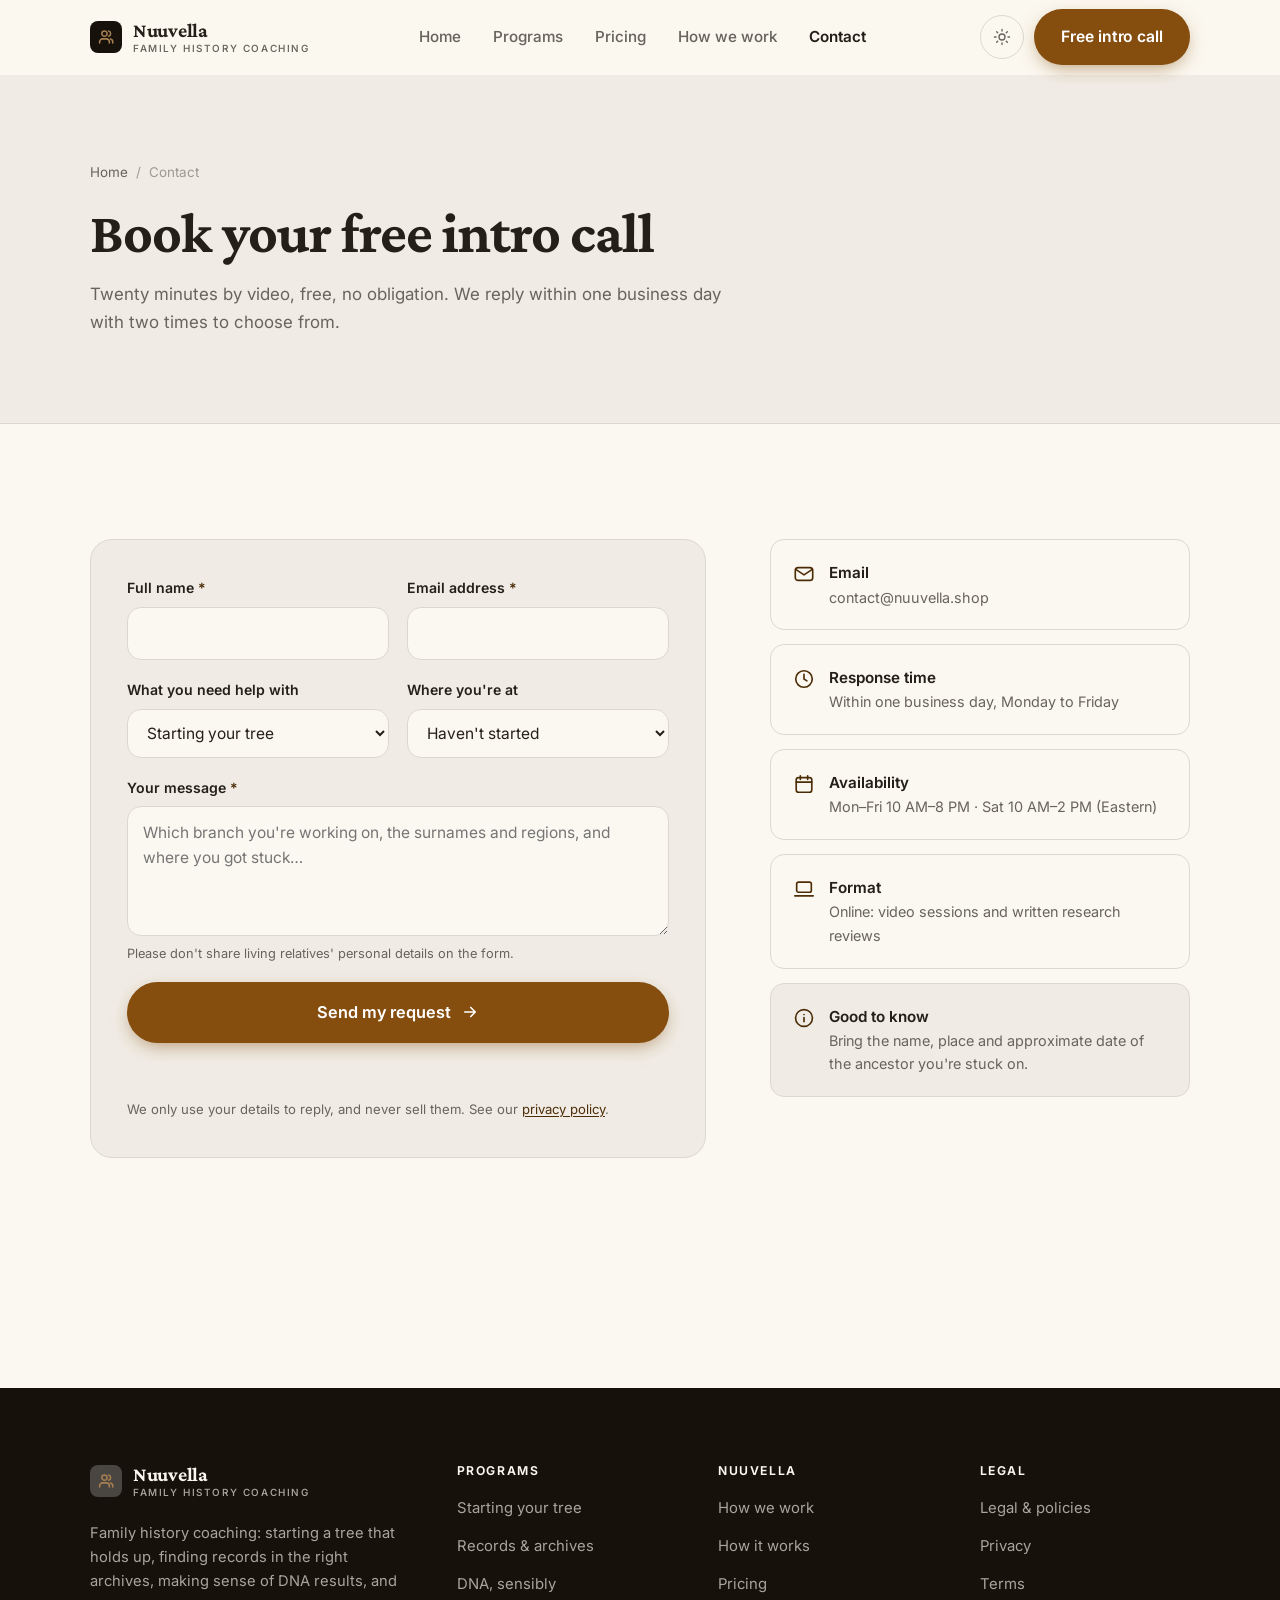
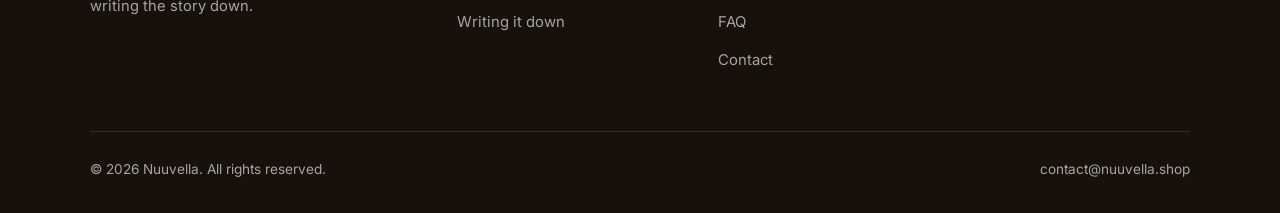
<file: contact.html>
<!DOCTYPE html>
<html lang="en" class="no-js">
<head>
<meta charset="utf-8">
<meta name="viewport" content="width=device-width, initial-scale=1">
<title>Contact — Nuuvella</title>
<meta name="description" content="Book your free 20-minute intro call. We reply within one business day.">
<link rel="canonical" href="https://nuuvella.shop/contact.html">

<meta property="og:type" content="website">
<meta property="og:url" content="https://nuuvella.shop/contact.html">
<meta property="og:site_name" content="Nuuvella">
<meta property="og:locale" content="en_US">
<meta property="og:title" content="Contact — Nuuvella">
<meta property="og:description" content="Book your free 20-minute intro call. We reply within one business day.">
<meta name="theme-color" content="#16110a">

<link rel="icon" href="assets/img/favicon.svg" type="image/svg+xml">
<link rel="preconnect" href="https://fonts.googleapis.com">
<link rel="preconnect" href="https://fonts.gstatic.com" crossorigin>
<link rel="stylesheet" href="https://fonts.googleapis.com/css2?family=Crimson+Pro:opsz,wght@14..32,400..700&family=Inter:wght@400..700&display=swap">
<link rel="stylesheet" href="assets/css/style.css">

<!-- Thème appliqué avant le premier rendu (évite le flash) -->
<script>
document.documentElement.classList.remove('no-js');
(function(){try{var t=localStorage.getItem('site-theme');if(t){document.documentElement.setAttribute('data-theme',t);}}catch(e){}})();
</script>
</head>

<body>
<a class="skip-link" href="#main">Skip to main content</a>

<header class="site-header">
  <nav class="wrap nav" aria-label="Main navigation">
    <a class="brand" href="index.html">
      <svg class="brand__mark" viewBox="0 0 64 64" aria-hidden="true">
        <rect class="bm-bg" width="64" height="64" rx="16"/>
        <g class="bm-ic" transform="translate(14 14) scale(1.5)" fill="none" stroke-width="2.1" stroke-linecap="round" stroke-linejoin="round"><path d="M16.5 20v-1.5a4 4 0 0 0-4-4h-5a4 4 0 0 0-4 4V20"/><circle cx="10" cy="7.5" r="3.5"/><path d="M21 20v-1.5a4 4 0 0 0-3-3.9M15.5 4.1a3.5 3.5 0 0 1 0 6.8"/></g>
      </svg>
      <span>Nuuvella<span class="brand__sub">Family history coaching</span></span>
    </a>

    <ul class="nav__links" id="nav-links">
      <li><a href="index.html">Home</a></li>
      <li><a href="programs.html">Programs</a></li>
      <li><a href="index.html#pricing">Pricing</a></li>
      <li><a href="about.html">How we work</a></li>
      <li><a href="contact.html" aria-current="page">Contact</a></li>
      <li><a class="btn btn--primary" href="contact.html">Free intro call</a></li>
    </ul>

    <div class="nav__cta">
      <button class="theme-toggle" type="button" aria-label="Switch to dark theme">
        <svg class="icon-sun" viewBox="0 0 24 24" fill="none" stroke="currentColor" stroke-width="1.8" stroke-linecap="round" aria-hidden="true"><circle cx="12" cy="12" r="4"/><path d="M12 2v2m0 16v2M2 12h2m16 0h2M4.9 4.9l1.4 1.4m11.4 11.4 1.4 1.4M19.1 4.9l-1.4 1.4M6.3 17.7l-1.4 1.4"/></svg>
        <svg class="icon-moon" viewBox="0 0 24 24" fill="none" stroke="currentColor" stroke-width="1.8" stroke-linecap="round" stroke-linejoin="round" aria-hidden="true"><path d="M21 12.8A9 9 0 1 1 11.2 3a7 7 0 0 0 9.8 9.8z"/></svg>
      </button>
      <a class="btn btn--primary" href="contact.html">Free intro call</a>
      <button class="nav__toggle" type="button" aria-expanded="false" aria-controls="nav-links" aria-label="Open menu">
        <svg class="icon-open" viewBox="0 0 24 24" fill="none" stroke="currentColor" stroke-width="2" stroke-linecap="round" aria-hidden="true"><path d="M3 6h18M3 12h18M3 18h18"/></svg>
        <svg class="icon-close" viewBox="0 0 24 24" fill="none" stroke="currentColor" stroke-width="2" stroke-linecap="round" aria-hidden="true"><path d="M6 6l12 12M18 6L6 18"/></svg>
      </button>
    </div>
  </nav>
</header>

<main id="main">

<section class="page-head">
  <div class="wrap">
    <nav class="breadcrumb" aria-label="Breadcrumb">
      <a href="index.html">Home</a><span>/</span><span aria-current="page">Contact</span>
    </nav>
    <h1>Book your free intro call</h1>
    <p>Twenty minutes by video, free, no obligation. We reply within one business day with two times to choose from.</p>
  </div>
</section>

<section class="section wrap">
  <div class="form-layout">

    <!--
      FORM: the action attribute holds a placeholder id. Create a free form at
      https://formspree.io and replace VOTRE_ID_FORMSPREE. Until then, the button
      opens the visitor's email app with a pre-filled message to contact@nuuvella.shop.
    -->
    <form class="form" id="contact-form" action="https://formspree.io/f/VOTRE_ID_FORMSPREE" method="POST"
          data-email="contact@nuuvella.shop" data-subject="Intro call request"
          data-msg-mail="Your email app will open with the message ready to send." data-msg-sending="Sending…"
          data-msg-ok="Thanks! Your message is on its way. We reply within one business day." data-msg-err="Sending failed. Please email us directly at">
      <div class="form__row">
        <div class="field">
          <label for="nom">Full name <span class="req" aria-hidden="true">*</span></label>
          <input type="text" id="nom" name="nom" autocomplete="name" required>
        </div>
        <div class="field">
          <label for="email">Email address <span class="req" aria-hidden="true">*</span></label>
          <input type="email" id="email" name="email" autocomplete="email" required>
        </div>
      </div>

      <div class="form__row">
        <div class="field">
          <label for="programme">What you need help with</label>
          <select id="programme" name="programme">
            <option>Starting your tree</option>
            <option>Records &amp; archives</option>
            <option>DNA, sensibly</option>
            <option>Writing it down</option>
            <option>Not sure yet</option>
          </select>
        </div>
        <div class="field">
          <label for="niveau">Where you're at</label>
          <select id="niveau" name="niveau">
            <option>Haven't started</option>
            <option>Built a tree from hints</option>
            <option>Serious researcher, stuck</option>
            <option>Ready to write it up</option>
          </select>
        </div>
      </div>

      <div class="field">
        <label for="message">Your message <span class="req" aria-hidden="true">*</span></label>
        <textarea id="message" name="message" required placeholder="Which branch you're working on, the surnames and regions, and where you got stuck…"></textarea>
        <span class="field__hint">Please don't share living relatives' personal details on the form.</span>
      </div>

      <!-- Bot trap: hidden from humans -->
      <div class="visually-hidden" aria-hidden="true">
        <label for="site-web">Leave this field empty</label>
        <input type="text" id="site-web" name="_gotcha" tabindex="-1" autocomplete="off">
      </div>

      <button class="btn btn--primary btn--lg" type="submit">Send my request <svg viewBox="0 0 24 24" fill="none" stroke="currentColor" stroke-width="2.2" stroke-linecap="round" stroke-linejoin="round" aria-hidden="true"><path d="M5 12h14M13 6l6 6-6 6"/></svg></button>

      <p id="form-status" class="form__status" role="status" aria-live="polite"></p>

      <p class="form__note">
        We only use your details to reply, and never sell them. See our <a href="legal.html#privacy">privacy policy</a>.
      </p>
    </form>

    <aside class="contact-aside">
      <div class="contact-card">
        <svg viewBox="0 0 24 24" fill="none" stroke="currentColor" stroke-width="1.8" stroke-linecap="round" stroke-linejoin="round" aria-hidden="true"><rect x="2.5" y="5" width="19" height="14" rx="3"/><path d="M3 7l9 6 9-6"/></svg>
        <div><b>Email</b><a href="mailto:contact@nuuvella.shop">contact@nuuvella.shop</a></div>
      </div>
      <div class="contact-card">
        <svg viewBox="0 0 24 24" fill="none" stroke="currentColor" stroke-width="1.8" stroke-linecap="round" stroke-linejoin="round" aria-hidden="true"><circle cx="12" cy="12" r="9"/><path d="M12 7v5l3.2 2"/></svg>
        <div><b>Response time</b><span>Within one business day, Monday to Friday</span></div>
      </div>
      <div class="contact-card">
        <svg viewBox="0 0 24 24" fill="none" stroke="currentColor" stroke-width="1.8" stroke-linecap="round" stroke-linejoin="round" aria-hidden="true"><rect x="3.5" y="5" width="17" height="16" rx="2.5"/><path d="M8 3v4M16 3v4M3.5 10h17"/></svg>
        <div><b>Availability</b><span>Mon–Fri 10 AM–8 PM · Sat 10 AM–2 PM (Eastern)</span></div>
      </div>
      <div class="contact-card">
        <svg viewBox="0 0 24 24" fill="none" stroke="currentColor" stroke-width="1.8" stroke-linecap="round" stroke-linejoin="round" aria-hidden="true"><rect x="4" y="4.5" width="16" height="11" rx="2"/><path d="M2 19.5h20"/></svg>
        <div><b>Format</b><span>Online: video sessions and written research reviews</span></div>
      </div>
      <div class="contact-card contact-card--soft">
        <svg viewBox="0 0 24 24" fill="none" stroke="currentColor" stroke-width="1.8" stroke-linecap="round" stroke-linejoin="round" aria-hidden="true"><circle cx="12" cy="12" r="9.2"/><path d="M12 16v-4.5M12 8.2v.1"/></svg>
        <div><b>Good to know</b><span>Bring the name, place and approximate date of the ancestor you're stuck on.</span></div>
      </div>
    </aside>

  </div>
</section>

</main>

<footer class="site-footer">
  <div class="wrap">
    <div class="footer__grid">
      <div class="footer__brand">
        <a class="brand" href="index.html">
          <svg class="brand__mark" viewBox="0 0 64 64" aria-hidden="true">
        <rect class="bm-bg" width="64" height="64" rx="16"/>
        <g class="bm-ic" transform="translate(14 14) scale(1.5)" fill="none" stroke-width="2.1" stroke-linecap="round" stroke-linejoin="round"><path d="M16.5 20v-1.5a4 4 0 0 0-4-4h-5a4 4 0 0 0-4 4V20"/><circle cx="10" cy="7.5" r="3.5"/><path d="M21 20v-1.5a4 4 0 0 0-3-3.9M15.5 4.1a3.5 3.5 0 0 1 0 6.8"/></g>
      </svg>
          <span>Nuuvella<span class="brand__sub">Family history coaching</span></span>
        </a>
        <p>Family history coaching: starting a tree that holds up, finding records in the right archives, making sense of DNA results, and writing the story down.</p>
      </div>

      <div class="footer__col">
        <h4>Programs</h4>
        <ul>
          <li><a href="programs.html#start">Starting your tree</a></li>
          <li><a href="programs.html#records">Records &amp; archives</a></li>
          <li><a href="programs.html#dna">DNA, sensibly</a></li>
          <li><a href="programs.html#writing">Writing it down</a></li>
        </ul>
      </div>

      <div class="footer__col">
        <h4>Nuuvella</h4>
        <ul>
          <li><a href="about.html">How we work</a></li>
          <li><a href="index.html#how-it-works">How it works</a></li>
          <li><a href="index.html#pricing">Pricing</a></li>
          <li><a href="index.html#faq">FAQ</a></li>
          <li><a href="contact.html">Contact</a></li>
        </ul>
      </div>

      <div class="footer__col">
        <h4>Legal</h4>
        <ul>
          <li><a href="legal.html">Legal &amp; policies</a></li>
          <li><a href="legal.html#privacy">Privacy</a></li>
          <li><a href="legal.html#terms">Terms</a></li>
        </ul>
      </div>
    </div>

    <div class="footer__bottom">
      <p>© <span data-year>2026</span> Nuuvella. All rights reserved.</p>
      <p><a href="mailto:contact@nuuvella.shop">contact@nuuvella.shop</a></p>
    </div>
  </div>
</footer>

<script src="assets/js/main.js" defer></script>
</body>
</html>
</file>
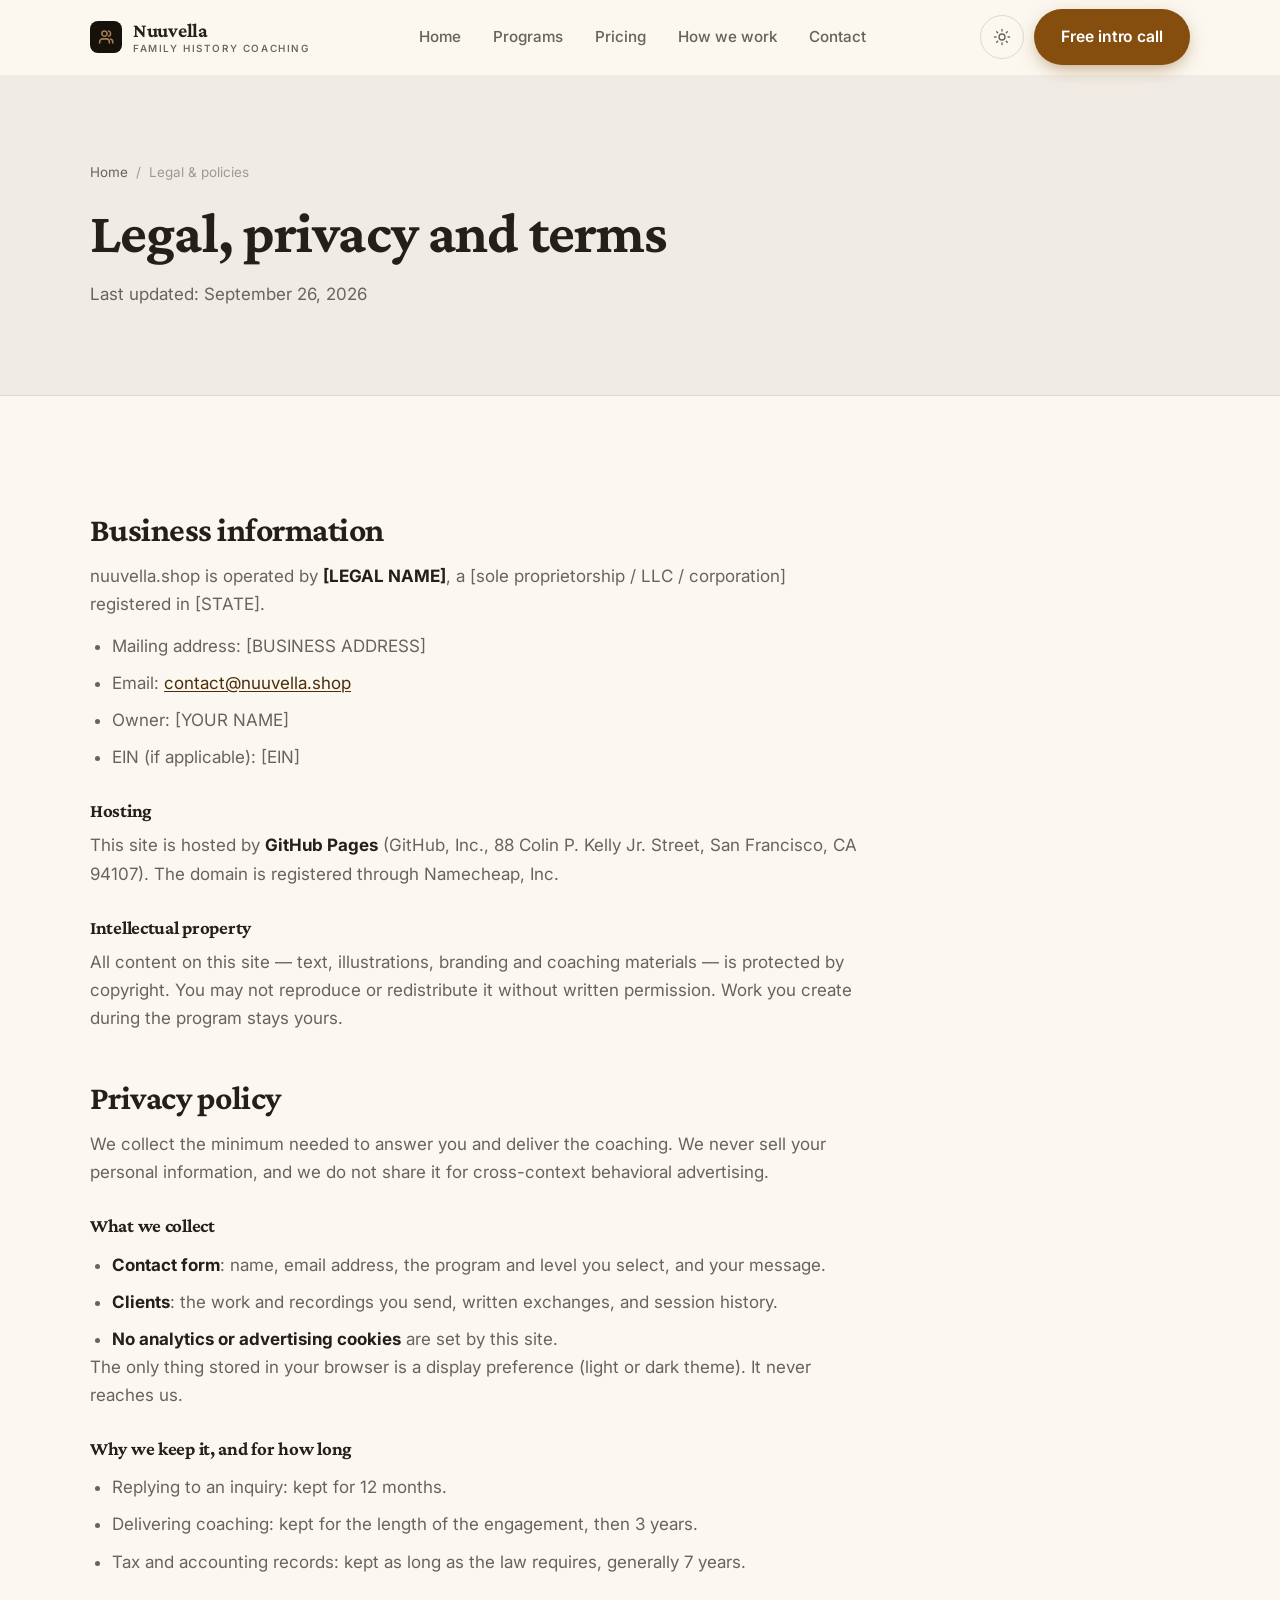
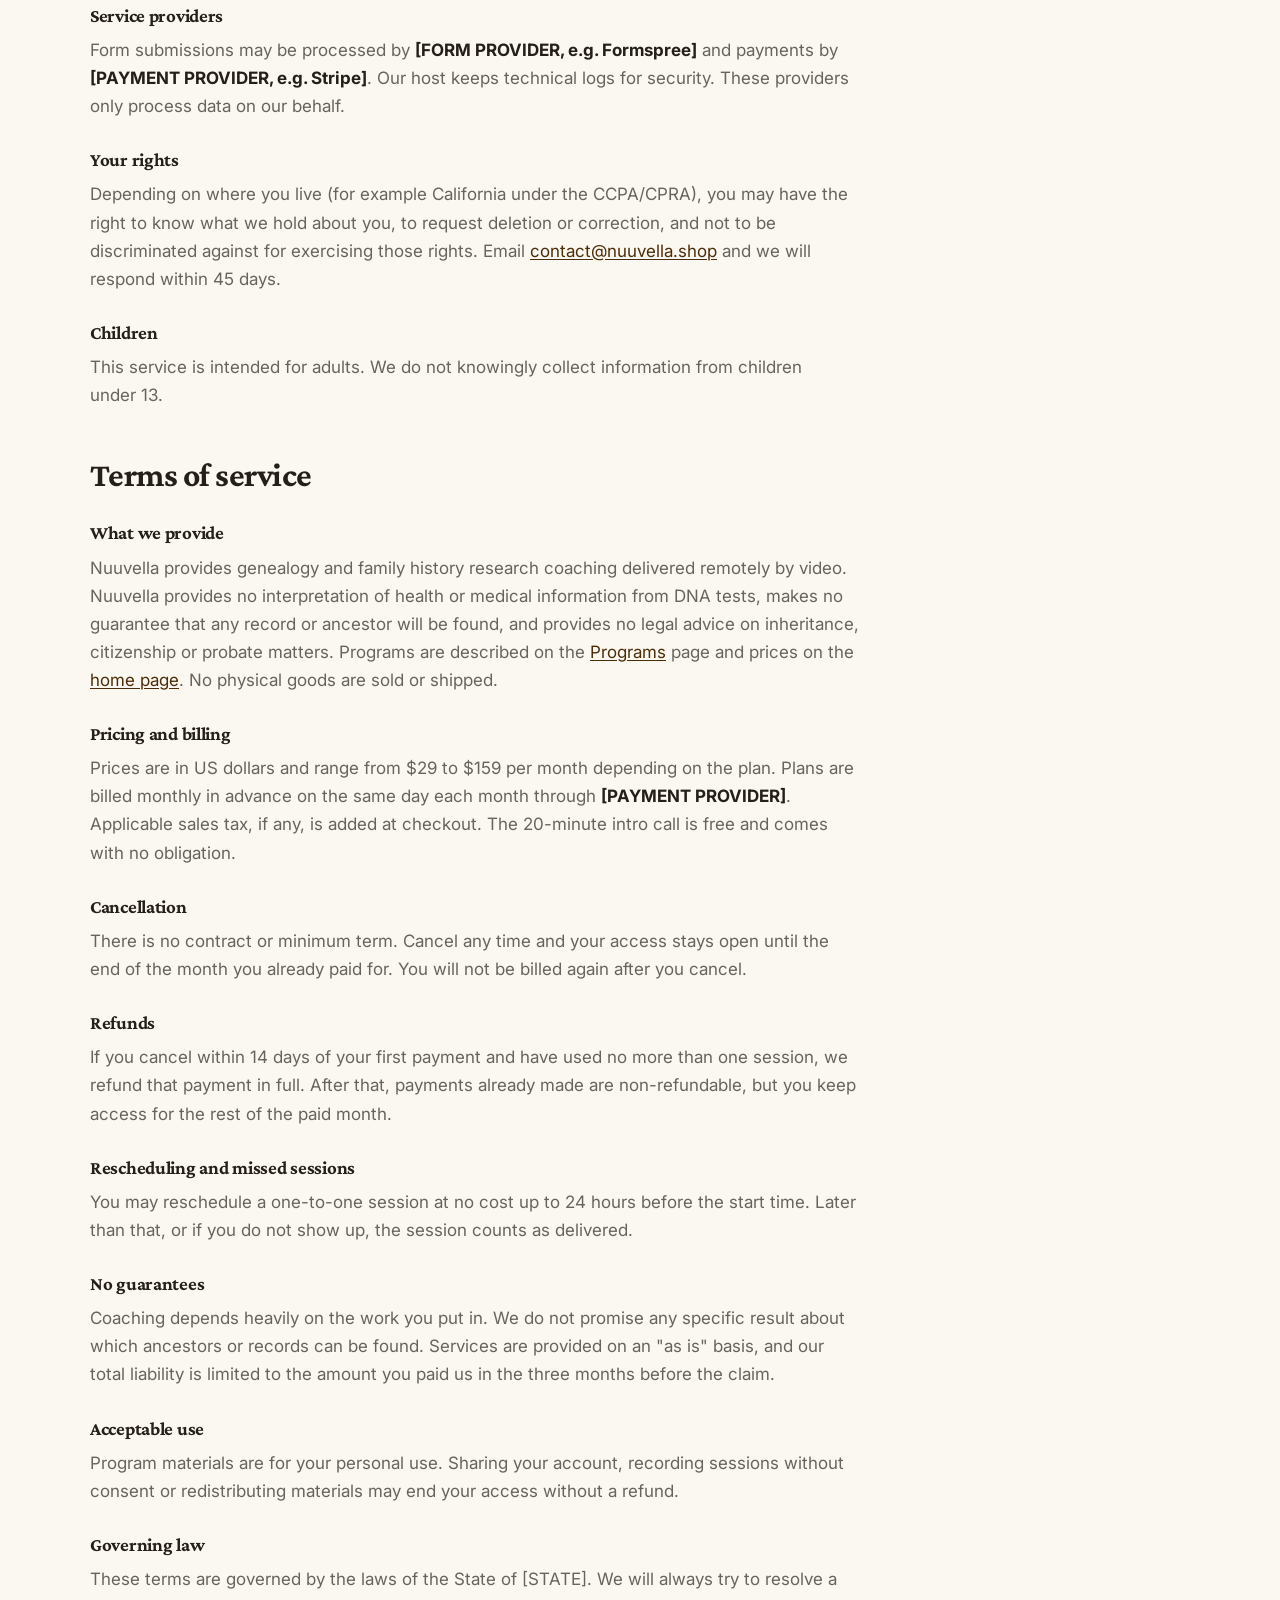
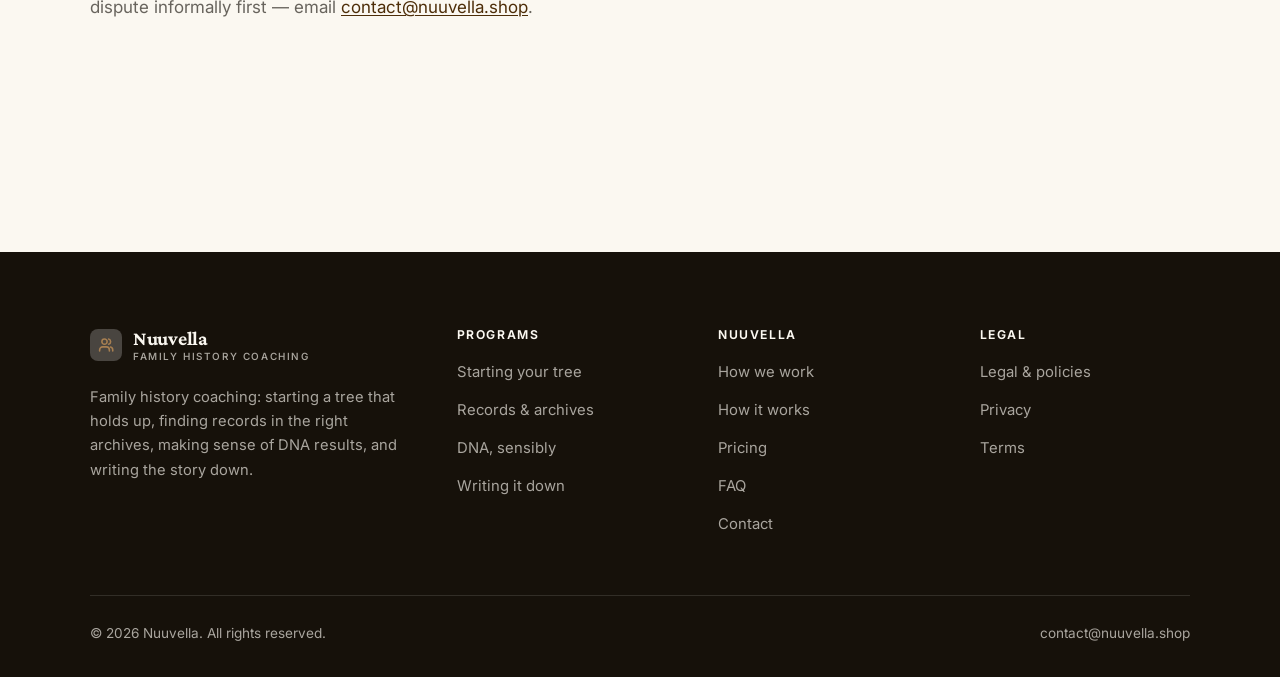
<file: legal.html>
<!DOCTYPE html>
<html lang="en" class="no-js">
<head>
<meta charset="utf-8">
<meta name="viewport" content="width=device-width, initial-scale=1">
<title>Legal, privacy and terms — Nuuvella</title>
<meta name="description" content="Business information, privacy policy and terms of service for Nuuvella.">
<meta name="robots" content="noindex">

<meta property="og:type" content="website">
<meta property="og:url" content="https://nuuvella.shop/legal.html">
<meta property="og:site_name" content="Nuuvella">
<meta property="og:locale" content="en_US">
<meta property="og:title" content="Legal, privacy and terms — Nuuvella">
<meta property="og:description" content="Business information, privacy policy and terms of service for Nuuvella.">
<meta name="theme-color" content="#16110a">

<link rel="icon" href="assets/img/favicon.svg" type="image/svg+xml">
<link rel="preconnect" href="https://fonts.googleapis.com">
<link rel="preconnect" href="https://fonts.gstatic.com" crossorigin>
<link rel="stylesheet" href="https://fonts.googleapis.com/css2?family=Crimson+Pro:opsz,wght@14..32,400..700&family=Inter:wght@400..700&display=swap">
<link rel="stylesheet" href="assets/css/style.css">

<!-- Thème appliqué avant le premier rendu (évite le flash) -->
<script>
document.documentElement.classList.remove('no-js');
(function(){try{var t=localStorage.getItem('site-theme');if(t){document.documentElement.setAttribute('data-theme',t);}}catch(e){}})();
</script>
</head>

<body>
<a class="skip-link" href="#main">Skip to main content</a>

<header class="site-header">
  <nav class="wrap nav" aria-label="Main navigation">
    <a class="brand" href="index.html">
      <svg class="brand__mark" viewBox="0 0 64 64" aria-hidden="true">
        <rect class="bm-bg" width="64" height="64" rx="16"/>
        <g class="bm-ic" transform="translate(14 14) scale(1.5)" fill="none" stroke-width="2.1" stroke-linecap="round" stroke-linejoin="round"><path d="M16.5 20v-1.5a4 4 0 0 0-4-4h-5a4 4 0 0 0-4 4V20"/><circle cx="10" cy="7.5" r="3.5"/><path d="M21 20v-1.5a4 4 0 0 0-3-3.9M15.5 4.1a3.5 3.5 0 0 1 0 6.8"/></g>
      </svg>
      <span>Nuuvella<span class="brand__sub">Family history coaching</span></span>
    </a>

    <ul class="nav__links" id="nav-links">
      <li><a href="index.html">Home</a></li>
      <li><a href="programs.html">Programs</a></li>
      <li><a href="index.html#pricing">Pricing</a></li>
      <li><a href="about.html">How we work</a></li>
      <li><a href="contact.html">Contact</a></li>
      <li><a class="btn btn--primary" href="contact.html">Free intro call</a></li>
    </ul>

    <div class="nav__cta">
      <button class="theme-toggle" type="button" aria-label="Switch to dark theme">
        <svg class="icon-sun" viewBox="0 0 24 24" fill="none" stroke="currentColor" stroke-width="1.8" stroke-linecap="round" aria-hidden="true"><circle cx="12" cy="12" r="4"/><path d="M12 2v2m0 16v2M2 12h2m16 0h2M4.9 4.9l1.4 1.4m11.4 11.4 1.4 1.4M19.1 4.9l-1.4 1.4M6.3 17.7l-1.4 1.4"/></svg>
        <svg class="icon-moon" viewBox="0 0 24 24" fill="none" stroke="currentColor" stroke-width="1.8" stroke-linecap="round" stroke-linejoin="round" aria-hidden="true"><path d="M21 12.8A9 9 0 1 1 11.2 3a7 7 0 0 0 9.8 9.8z"/></svg>
      </button>
      <a class="btn btn--primary" href="contact.html">Free intro call</a>
      <button class="nav__toggle" type="button" aria-expanded="false" aria-controls="nav-links" aria-label="Open menu">
        <svg class="icon-open" viewBox="0 0 24 24" fill="none" stroke="currentColor" stroke-width="2" stroke-linecap="round" aria-hidden="true"><path d="M3 6h18M3 12h18M3 18h18"/></svg>
        <svg class="icon-close" viewBox="0 0 24 24" fill="none" stroke="currentColor" stroke-width="2" stroke-linecap="round" aria-hidden="true"><path d="M6 6l12 12M18 6L6 18"/></svg>
      </button>
    </div>
  </nav>
</header>

<main id="main">

<section class="page-head">
  <div class="wrap">
    <nav class="breadcrumb" aria-label="Breadcrumb">
      <a href="index.html">Home</a><span>/</span><span aria-current="page">Legal &amp; policies</span>
    </nav>
    <h1>Legal, privacy and terms</h1>
    <p>Last updated: <time datetime="2026-09-26">September 26, 2026</time></p>
  </div>
</section>

<section class="section wrap">
  <div class="prose">

    <!--
      TO DO: this is a skeleton, not legal advice. Replace every [BRACKET] with
      your real details before selling, and have a lawyer review it if you can.
      Consumer protection rules differ by state.
    -->

    <h2 id="business">Business information</h2>
    <p>
      nuuvella.shop is operated by <strong>[LEGAL NAME]</strong>, a [sole proprietorship / LLC / corporation]
      registered in [STATE].
    </p>
    <ul>
      <li>Mailing address: [BUSINESS ADDRESS]</li>
      <li>Email: <a href="mailto:contact@nuuvella.shop">contact@nuuvella.shop</a></li>
      <li>Owner: [YOUR NAME]</li>
      <li>EIN (if applicable): [EIN]</li>
    </ul>

    <h3>Hosting</h3>
    <p>
      This site is hosted by <strong>GitHub Pages</strong> (GitHub, Inc., 88 Colin P. Kelly Jr. Street,
      San Francisco, CA 94107). The domain is registered through Namecheap, Inc.
    </p>

    <h3>Intellectual property</h3>
    <p>
      All content on this site — text, illustrations, branding and coaching materials — is protected by
      copyright. You may not reproduce or redistribute it without written permission. Work you create during
      the program stays yours.
    </p>

    <h2 id="privacy">Privacy policy</h2>
    <p>
      We collect the minimum needed to answer you and deliver the coaching. We never sell your personal
      information, and we do not share it for cross-context behavioral advertising.
    </p>
    <h3>What we collect</h3>
    <ul>
      <li><strong>Contact form</strong>: name, email address, the program and level you select, and your message.</li>
      <li><strong>Clients</strong>: the work and recordings you send, written exchanges, and session history.</li>
      <li><strong>No analytics or advertising cookies</strong> are set by this site.</li>
    </ul>
    <p>
      The only thing stored in your browser is a display preference (light or dark theme). It never reaches us.
    </p>
    <h3>Why we keep it, and for how long</h3>
    <ul>
      <li>Replying to an inquiry: kept for 12 months.</li>
      <li>Delivering coaching: kept for the length of the engagement, then 3 years.</li>
      <li>Tax and accounting records: kept as long as the law requires, generally 7 years.</li>
    </ul>
    <h3>Service providers</h3>
    <p>
      Form submissions may be processed by <strong>[FORM PROVIDER, e.g. Formspree]</strong> and payments by
      <strong>[PAYMENT PROVIDER, e.g. Stripe]</strong>. Our host keeps technical logs for security. These
      providers only process data on our behalf.
    </p>
    <h3>Your rights</h3>
    <p>
      Depending on where you live (for example California under the CCPA/CPRA), you may have the right to
      know what we hold about you, to request deletion or correction, and not to be discriminated against for
      exercising those rights. Email <a href="mailto:contact@nuuvella.shop">contact@nuuvella.shop</a> and we will respond within 45 days.
    </p>
    <h3>Children</h3>
    <p>
      This service is intended for adults. We do not knowingly collect information from children under 13.
    </p>

    <h2 id="terms">Terms of service</h2>
    <h3>What we provide</h3>
    <p>
      Nuuvella provides genealogy and family history research coaching delivered remotely by video. Nuuvella provides no interpretation of health or medical information from DNA tests, makes no guarantee that any record or ancestor will be found, and provides no legal advice on inheritance, citizenship or probate matters. Programs are described on the
      <a href="programs.html">Programs</a> page and prices on the <a href="index.html#pricing">home page</a>.
      No physical goods are sold or shipped.
    </p>
    <h3>Pricing and billing</h3>
    <p>
      Prices are in US dollars and range from $29 to $159 per month
      depending on the plan. Plans are billed monthly in advance on the same day each month through
      <strong>[PAYMENT PROVIDER]</strong>. Applicable sales tax, if any, is added at checkout.
      The 20-minute intro call is free and comes with no obligation.
    </p>
    <h3>Cancellation</h3>
    <p>
      There is no contract or minimum term. Cancel any time and your access stays open until the end of the
      month you already paid for. You will not be billed again after you cancel.
    </p>
    <h3>Refunds</h3>
    <p>
      If you cancel within 14 days of your first payment and have used no more than one session, we refund
      that payment in full. After that, payments already made are non-refundable, but you keep access for the
      rest of the paid month.
    </p>
    <h3>Rescheduling and missed sessions</h3>
    <p>
      You may reschedule a one-to-one session at no cost up to 24 hours before the start time. Later than
      that, or if you do not show up, the session counts as delivered.
    </p>
    <h3>No guarantees</h3>
    <p>
      Coaching depends heavily on the work you put in. We do not promise any specific result
      about which ancestors or records can be found. Services are provided on an "as is" basis, and our total
      liability is limited to the amount you paid us in the three months before the claim.
    </p>
    <h3>Acceptable use</h3>
    <p>
      Program materials are for your personal use. Sharing your account, recording sessions without consent
      or redistributing materials may end your access without a refund.
    </p>
    <h3>Governing law</h3>
    <p>
      These terms are governed by the laws of the State of [STATE]. We will always try to resolve a dispute
      informally first — email <a href="mailto:contact@nuuvella.shop">contact@nuuvella.shop</a>.
    </p>

  </div>
</section>

</main>

<footer class="site-footer">
  <div class="wrap">
    <div class="footer__grid">
      <div class="footer__brand">
        <a class="brand" href="index.html">
          <svg class="brand__mark" viewBox="0 0 64 64" aria-hidden="true">
        <rect class="bm-bg" width="64" height="64" rx="16"/>
        <g class="bm-ic" transform="translate(14 14) scale(1.5)" fill="none" stroke-width="2.1" stroke-linecap="round" stroke-linejoin="round"><path d="M16.5 20v-1.5a4 4 0 0 0-4-4h-5a4 4 0 0 0-4 4V20"/><circle cx="10" cy="7.5" r="3.5"/><path d="M21 20v-1.5a4 4 0 0 0-3-3.9M15.5 4.1a3.5 3.5 0 0 1 0 6.8"/></g>
      </svg>
          <span>Nuuvella<span class="brand__sub">Family history coaching</span></span>
        </a>
        <p>Family history coaching: starting a tree that holds up, finding records in the right archives, making sense of DNA results, and writing the story down.</p>
      </div>

      <div class="footer__col">
        <h4>Programs</h4>
        <ul>
          <li><a href="programs.html#start">Starting your tree</a></li>
          <li><a href="programs.html#records">Records &amp; archives</a></li>
          <li><a href="programs.html#dna">DNA, sensibly</a></li>
          <li><a href="programs.html#writing">Writing it down</a></li>
        </ul>
      </div>

      <div class="footer__col">
        <h4>Nuuvella</h4>
        <ul>
          <li><a href="about.html">How we work</a></li>
          <li><a href="index.html#how-it-works">How it works</a></li>
          <li><a href="index.html#pricing">Pricing</a></li>
          <li><a href="index.html#faq">FAQ</a></li>
          <li><a href="contact.html">Contact</a></li>
        </ul>
      </div>

      <div class="footer__col">
        <h4>Legal</h4>
        <ul>
          <li><a href="legal.html">Legal &amp; policies</a></li>
          <li><a href="legal.html#privacy">Privacy</a></li>
          <li><a href="legal.html#terms">Terms</a></li>
        </ul>
      </div>
    </div>

    <div class="footer__bottom">
      <p>© <span data-year>2026</span> Nuuvella. All rights reserved.</p>
      <p><a href="mailto:contact@nuuvella.shop">contact@nuuvella.shop</a></p>
    </div>
  </div>
</footer>

<script src="assets/js/main.js" defer></script>
</body>
</html>
</file>
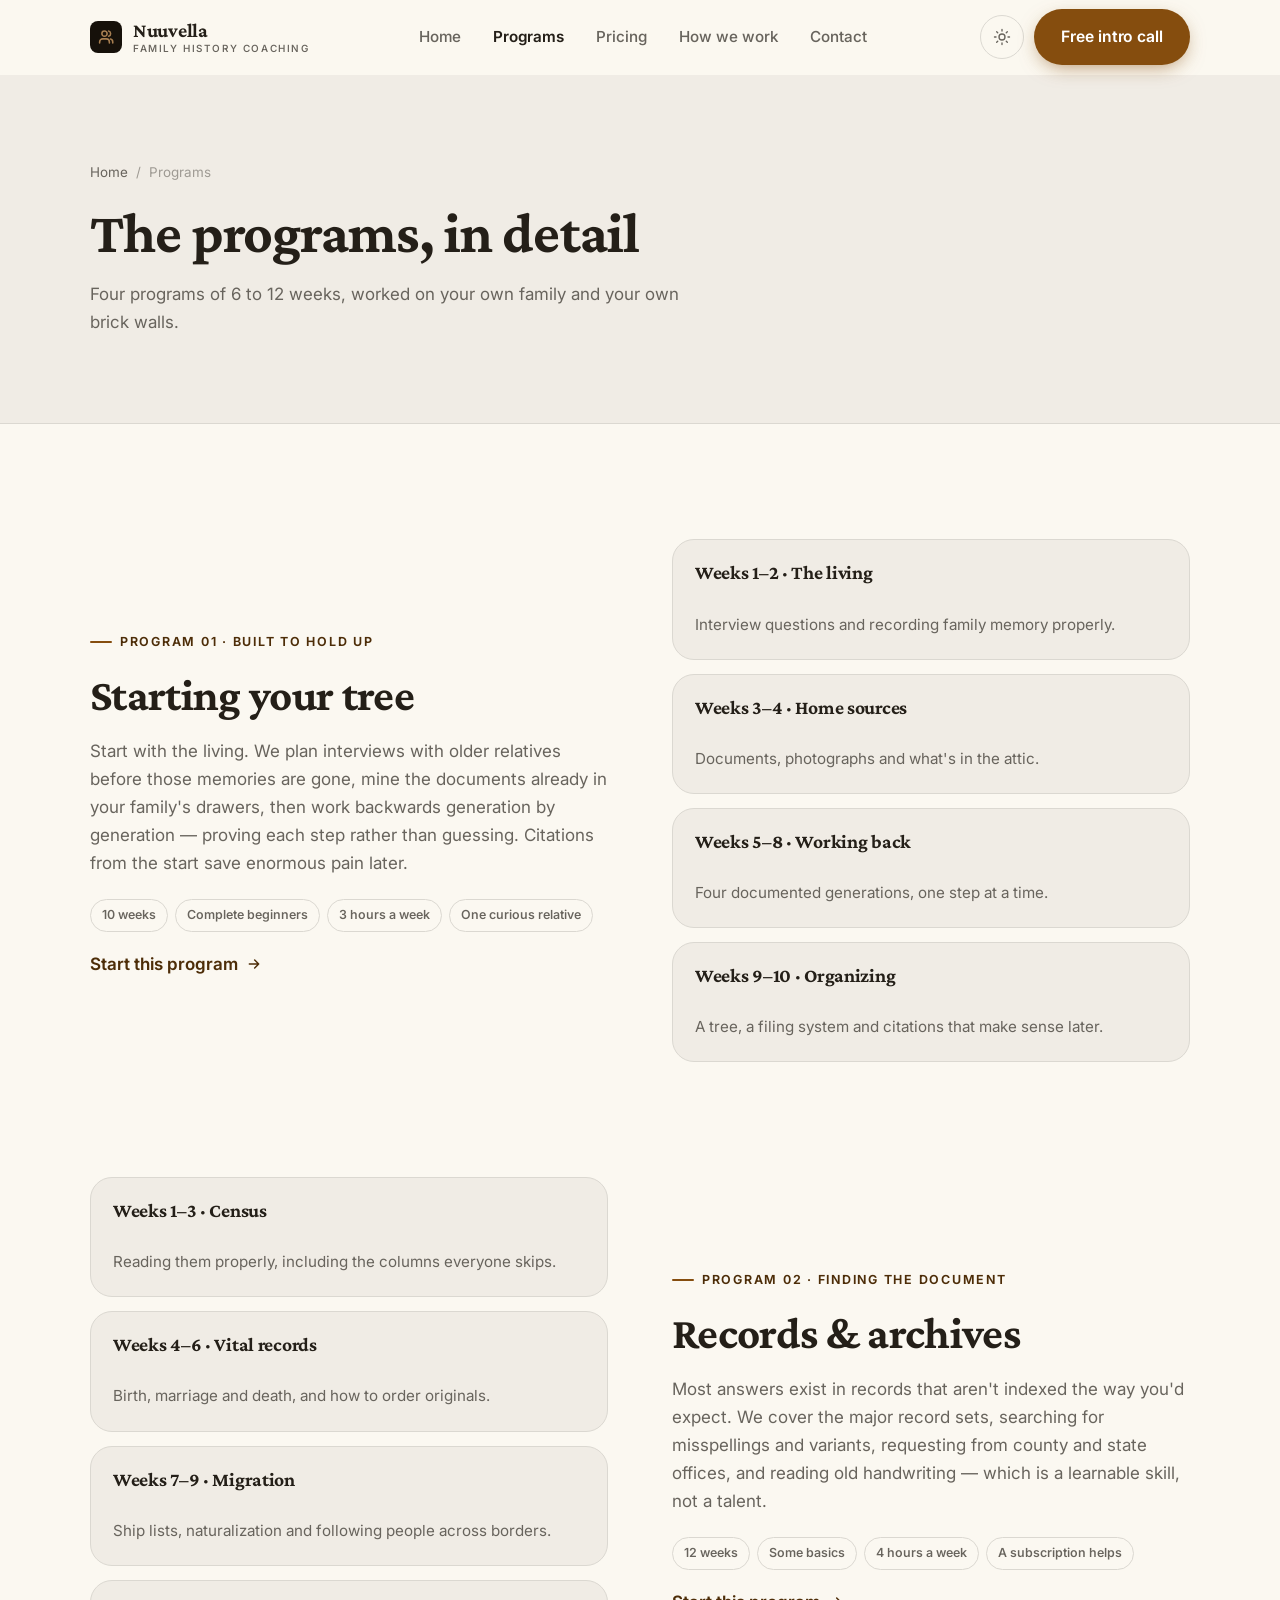
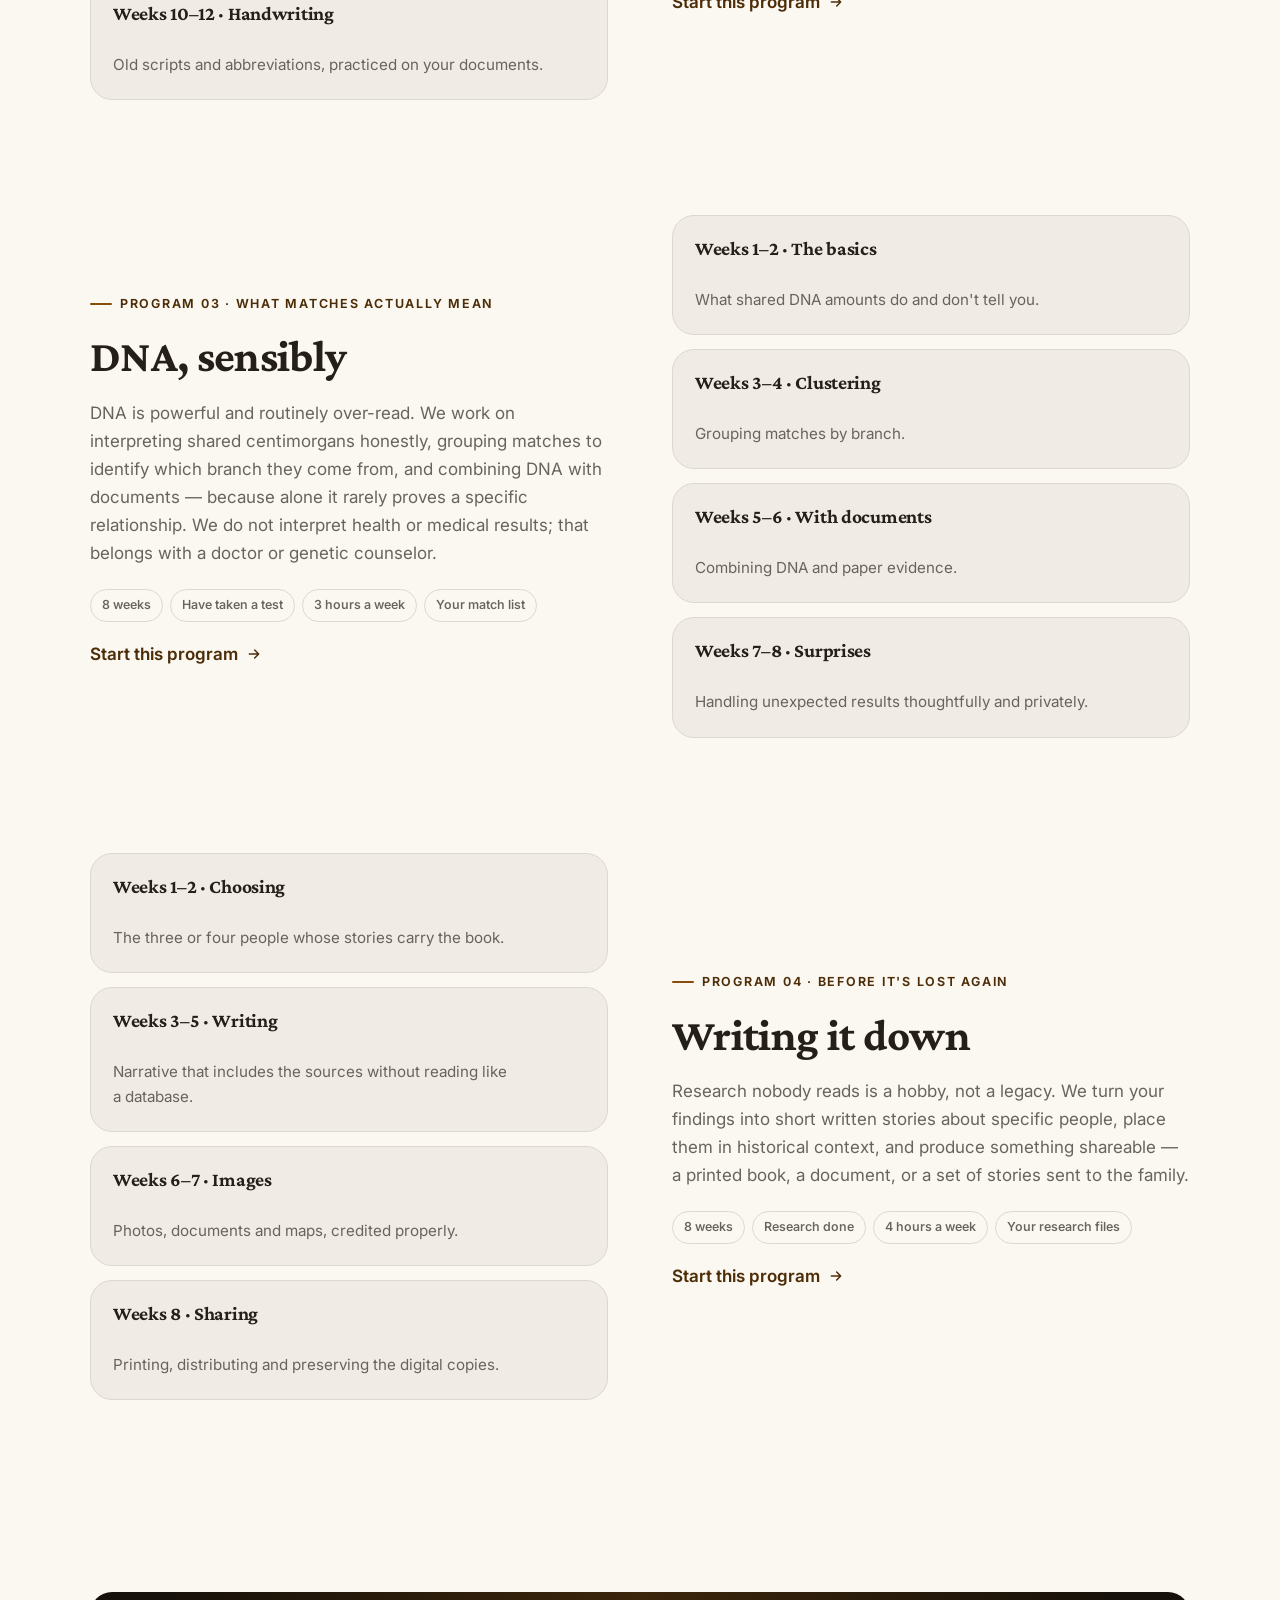
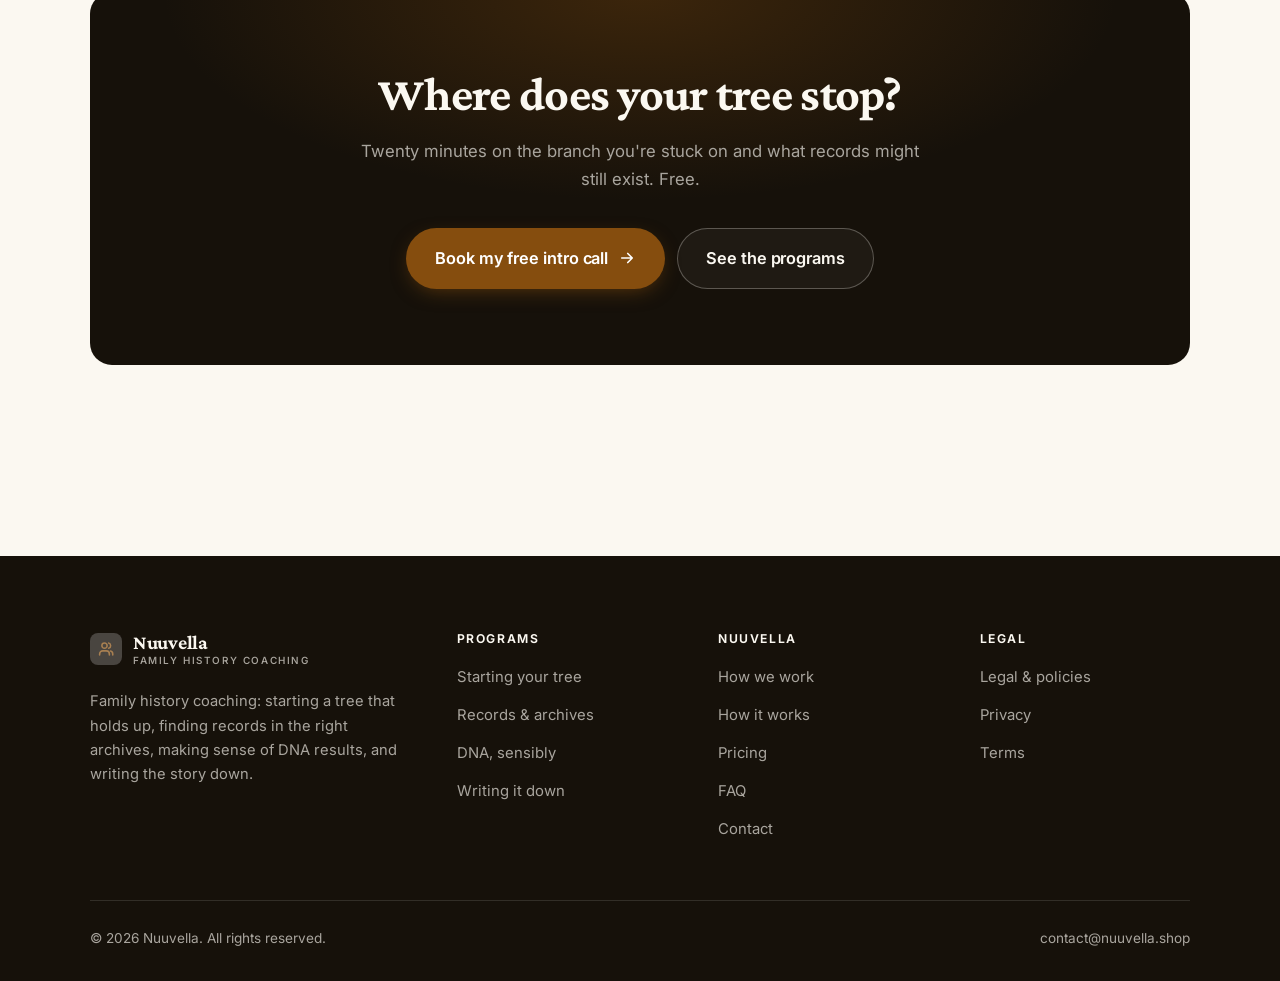
<file: programs.html>
<!DOCTYPE html>
<html lang="en" class="no-js">
<head>
<meta charset="utf-8">
<meta name="viewport" content="width=device-width, initial-scale=1">
<title>Programs — Nuuvella</title>
<meta name="description" content="Genealogy coaching programs: starting your tree, records and archives, DNA interpretation, writing the family history.">
<link rel="canonical" href="https://nuuvella.shop/programs.html">

<meta property="og:type" content="website">
<meta property="og:url" content="https://nuuvella.shop/programs.html">
<meta property="og:site_name" content="Nuuvella">
<meta property="og:locale" content="en_US">
<meta property="og:title" content="Programs — Nuuvella">
<meta property="og:description" content="Genealogy coaching programs: starting your tree, records and archives, DNA interpretation, writing the family history.">
<meta name="theme-color" content="#16110a">

<link rel="icon" href="assets/img/favicon.svg" type="image/svg+xml">
<link rel="preconnect" href="https://fonts.googleapis.com">
<link rel="preconnect" href="https://fonts.gstatic.com" crossorigin>
<link rel="stylesheet" href="https://fonts.googleapis.com/css2?family=Crimson+Pro:opsz,wght@14..32,400..700&family=Inter:wght@400..700&display=swap">
<link rel="stylesheet" href="assets/css/style.css">

<!-- Thème appliqué avant le premier rendu (évite le flash) -->
<script>
document.documentElement.classList.remove('no-js');
(function(){try{var t=localStorage.getItem('site-theme');if(t){document.documentElement.setAttribute('data-theme',t);}}catch(e){}})();
</script>
</head>

<body>
<a class="skip-link" href="#main">Skip to main content</a>

<header class="site-header">
  <nav class="wrap nav" aria-label="Main navigation">
    <a class="brand" href="index.html">
      <svg class="brand__mark" viewBox="0 0 64 64" aria-hidden="true">
        <rect class="bm-bg" width="64" height="64" rx="16"/>
        <g class="bm-ic" transform="translate(14 14) scale(1.5)" fill="none" stroke-width="2.1" stroke-linecap="round" stroke-linejoin="round"><path d="M16.5 20v-1.5a4 4 0 0 0-4-4h-5a4 4 0 0 0-4 4V20"/><circle cx="10" cy="7.5" r="3.5"/><path d="M21 20v-1.5a4 4 0 0 0-3-3.9M15.5 4.1a3.5 3.5 0 0 1 0 6.8"/></g>
      </svg>
      <span>Nuuvella<span class="brand__sub">Family history coaching</span></span>
    </a>

    <ul class="nav__links" id="nav-links">
      <li><a href="index.html">Home</a></li>
      <li><a href="programs.html" aria-current="page">Programs</a></li>
      <li><a href="index.html#pricing">Pricing</a></li>
      <li><a href="about.html">How we work</a></li>
      <li><a href="contact.html">Contact</a></li>
      <li><a class="btn btn--primary" href="contact.html">Free intro call</a></li>
    </ul>

    <div class="nav__cta">
      <button class="theme-toggle" type="button" aria-label="Switch to dark theme">
        <svg class="icon-sun" viewBox="0 0 24 24" fill="none" stroke="currentColor" stroke-width="1.8" stroke-linecap="round" aria-hidden="true"><circle cx="12" cy="12" r="4"/><path d="M12 2v2m0 16v2M2 12h2m16 0h2M4.9 4.9l1.4 1.4m11.4 11.4 1.4 1.4M19.1 4.9l-1.4 1.4M6.3 17.7l-1.4 1.4"/></svg>
        <svg class="icon-moon" viewBox="0 0 24 24" fill="none" stroke="currentColor" stroke-width="1.8" stroke-linecap="round" stroke-linejoin="round" aria-hidden="true"><path d="M21 12.8A9 9 0 1 1 11.2 3a7 7 0 0 0 9.8 9.8z"/></svg>
      </button>
      <a class="btn btn--primary" href="contact.html">Free intro call</a>
      <button class="nav__toggle" type="button" aria-expanded="false" aria-controls="nav-links" aria-label="Open menu">
        <svg class="icon-open" viewBox="0 0 24 24" fill="none" stroke="currentColor" stroke-width="2" stroke-linecap="round" aria-hidden="true"><path d="M3 6h18M3 12h18M3 18h18"/></svg>
        <svg class="icon-close" viewBox="0 0 24 24" fill="none" stroke="currentColor" stroke-width="2" stroke-linecap="round" aria-hidden="true"><path d="M6 6l12 12M18 6L6 18"/></svg>
      </button>
    </div>
  </nav>
</header>

<main id="main">

<section class="page-head">
  <div class="wrap">
    <nav class="breadcrumb" aria-label="Breadcrumb">
      <a href="index.html">Home</a><span>/</span><span aria-current="page">Programs</span>
    </nav>
    <h1>The programs, in detail</h1>
    <p>Four programs of 6 to 12 weeks, worked on your own family and your own brick walls.</p>
  </div>
</section>

<section class="section wrap" id="start">
  <div class="split reveal">
    <div>
      <span class="eyebrow">Program 01 · Built to hold up</span>
      <h2>Starting your tree</h2>
      <p>Start with the living. We plan interviews with older relatives before those memories are gone, mine the documents already in your family's drawers, then work backwards generation by generation — proving each step rather than guessing. Citations from the start save enormous pain later.</p>
      <ul class="tags"><li>10 weeks</li><li>Complete beginners</li><li>3 hours a week</li><li>One curious relative</li></ul>
      <p><a class="arrow-link" href="contact.html">Start this program <svg viewBox="0 0 24 24" fill="none" stroke="currentColor" stroke-width="2.2" stroke-linecap="round" stroke-linejoin="round" aria-hidden="true"><path d="M5 12h14M13 6l6 6-6 6"/></svg></a></p>
    </div>
    <div class="grid grid--2 grid--tight">
      <article class="card card--sm">
        <h3>Weeks 1–2 · The living</h3>
        <p>Interview questions and recording family memory properly.</p>
      </article>
      <article class="card card--sm">
        <h3>Weeks 3–4 · Home sources</h3>
        <p>Documents, photographs and what's in the attic.</p>
      </article>
      <article class="card card--sm">
        <h3>Weeks 5–8 · Working back</h3>
        <p>Four documented generations, one step at a time.</p>
      </article>
      <article class="card card--sm">
        <h3>Weeks 9–10 · Organizing</h3>
        <p>A tree, a filing system and citations that make sense later.</p>
      </article>
    </div>
  </div>
</section>

<section class="section section--flush wrap" id="records">
  <div class="split reveal">
    <div class="grid grid--2 grid--tight">
      <article class="card card--sm">
        <h3>Weeks 1–3 · Census</h3>
        <p>Reading them properly, including the columns everyone skips.</p>
      </article>
      <article class="card card--sm">
        <h3>Weeks 4–6 · Vital records</h3>
        <p>Birth, marriage and death, and how to order originals.</p>
      </article>
      <article class="card card--sm">
        <h3>Weeks 7–9 · Migration</h3>
        <p>Ship lists, naturalization and following people across borders.</p>
      </article>
      <article class="card card--sm">
        <h3>Weeks 10–12 · Handwriting</h3>
        <p>Old scripts and abbreviations, practiced on your documents.</p>
      </article>
    </div>
    <div>
      <span class="eyebrow">Program 02 · Finding the document</span>
      <h2>Records &amp; archives</h2>
      <p>Most answers exist in records that aren't indexed the way you'd expect. We cover the major record sets, searching for misspellings and variants, requesting from county and state offices, and reading old handwriting — which is a learnable skill, not a talent.</p>
      <ul class="tags"><li>12 weeks</li><li>Some basics</li><li>4 hours a week</li><li>A subscription helps</li></ul>
      <p><a class="arrow-link" href="contact.html">Start this program <svg viewBox="0 0 24 24" fill="none" stroke="currentColor" stroke-width="2.2" stroke-linecap="round" stroke-linejoin="round" aria-hidden="true"><path d="M5 12h14M13 6l6 6-6 6"/></svg></a></p>
    </div>
  </div>
</section>

<section class="section section--flush wrap" id="dna">
  <div class="split reveal">
    <div>
      <span class="eyebrow">Program 03 · What matches actually mean</span>
      <h2>DNA, sensibly</h2>
      <p>DNA is powerful and routinely over-read. We work on interpreting shared centimorgans honestly, grouping matches to identify which branch they come from, and combining DNA with documents — because alone it rarely proves a specific relationship. We do not interpret health or medical results; that belongs with a doctor or genetic counselor.</p>
      <ul class="tags"><li>8 weeks</li><li>Have taken a test</li><li>3 hours a week</li><li>Your match list</li></ul>
      <p><a class="arrow-link" href="contact.html">Start this program <svg viewBox="0 0 24 24" fill="none" stroke="currentColor" stroke-width="2.2" stroke-linecap="round" stroke-linejoin="round" aria-hidden="true"><path d="M5 12h14M13 6l6 6-6 6"/></svg></a></p>
    </div>
    <div class="grid grid--2 grid--tight">
      <article class="card card--sm">
        <h3>Weeks 1–2 · The basics</h3>
        <p>What shared DNA amounts do and don't tell you.</p>
      </article>
      <article class="card card--sm">
        <h3>Weeks 3–4 · Clustering</h3>
        <p>Grouping matches by branch.</p>
      </article>
      <article class="card card--sm">
        <h3>Weeks 5–6 · With documents</h3>
        <p>Combining DNA and paper evidence.</p>
      </article>
      <article class="card card--sm">
        <h3>Weeks 7–8 · Surprises</h3>
        <p>Handling unexpected results thoughtfully and privately.</p>
      </article>
    </div>
  </div>
</section>

<section class="section section--flush wrap" id="writing">
  <div class="split reveal">
    <div class="grid grid--2 grid--tight">
      <article class="card card--sm">
        <h3>Weeks 1–2 · Choosing</h3>
        <p>The three or four people whose stories carry the book.</p>
      </article>
      <article class="card card--sm">
        <h3>Weeks 3–5 · Writing</h3>
        <p>Narrative that includes the sources without reading like a database.</p>
      </article>
      <article class="card card--sm">
        <h3>Weeks 6–7 · Images</h3>
        <p>Photos, documents and maps, credited properly.</p>
      </article>
      <article class="card card--sm">
        <h3>Weeks 8 · Sharing</h3>
        <p>Printing, distributing and preserving the digital copies.</p>
      </article>
    </div>
    <div>
      <span class="eyebrow">Program 04 · Before it's lost again</span>
      <h2>Writing it down</h2>
      <p>Research nobody reads is a hobby, not a legacy. We turn your findings into short written stories about specific people, place them in historical context, and produce something shareable — a printed book, a document, or a set of stories sent to the family.</p>
      <ul class="tags"><li>8 weeks</li><li>Research done</li><li>4 hours a week</li><li>Your research files</li></ul>
      <p><a class="arrow-link" href="contact.html">Start this program <svg viewBox="0 0 24 24" fill="none" stroke="currentColor" stroke-width="2.2" stroke-linecap="round" stroke-linejoin="round" aria-hidden="true"><path d="M5 12h14M13 6l6 6-6 6"/></svg></a></p>
    </div>
  </div>
</section>

<section class="wrap section--tight">
  <div class="cta-band reveal">
    <h2>Where does your tree stop?</h2>
    <p>Twenty minutes on the branch you're stuck on and what records might still exist. Free.</p>
    <div class="hero__actions">
      <a class="btn btn--primary btn--lg" href="contact.html">Book my free intro call <svg viewBox="0 0 24 24" fill="none" stroke="currentColor" stroke-width="2.2" stroke-linecap="round" stroke-linejoin="round" aria-hidden="true"><path d="M5 12h14M13 6l6 6-6 6"/></svg></a>
      <a class="btn btn--on-dark btn--lg" href="programs.html">See the programs</a>
    </div>
  </div>
</section>

</main>

<footer class="site-footer">
  <div class="wrap">
    <div class="footer__grid">
      <div class="footer__brand">
        <a class="brand" href="index.html">
          <svg class="brand__mark" viewBox="0 0 64 64" aria-hidden="true">
        <rect class="bm-bg" width="64" height="64" rx="16"/>
        <g class="bm-ic" transform="translate(14 14) scale(1.5)" fill="none" stroke-width="2.1" stroke-linecap="round" stroke-linejoin="round"><path d="M16.5 20v-1.5a4 4 0 0 0-4-4h-5a4 4 0 0 0-4 4V20"/><circle cx="10" cy="7.5" r="3.5"/><path d="M21 20v-1.5a4 4 0 0 0-3-3.9M15.5 4.1a3.5 3.5 0 0 1 0 6.8"/></g>
      </svg>
          <span>Nuuvella<span class="brand__sub">Family history coaching</span></span>
        </a>
        <p>Family history coaching: starting a tree that holds up, finding records in the right archives, making sense of DNA results, and writing the story down.</p>
      </div>

      <div class="footer__col">
        <h4>Programs</h4>
        <ul>
          <li><a href="programs.html#start">Starting your tree</a></li>
          <li><a href="programs.html#records">Records &amp; archives</a></li>
          <li><a href="programs.html#dna">DNA, sensibly</a></li>
          <li><a href="programs.html#writing">Writing it down</a></li>
        </ul>
      </div>

      <div class="footer__col">
        <h4>Nuuvella</h4>
        <ul>
          <li><a href="about.html">How we work</a></li>
          <li><a href="index.html#how-it-works">How it works</a></li>
          <li><a href="index.html#pricing">Pricing</a></li>
          <li><a href="index.html#faq">FAQ</a></li>
          <li><a href="contact.html">Contact</a></li>
        </ul>
      </div>

      <div class="footer__col">
        <h4>Legal</h4>
        <ul>
          <li><a href="legal.html">Legal &amp; policies</a></li>
          <li><a href="legal.html#privacy">Privacy</a></li>
          <li><a href="legal.html#terms">Terms</a></li>
        </ul>
      </div>
    </div>

    <div class="footer__bottom">
      <p>© <span data-year>2026</span> Nuuvella. All rights reserved.</p>
      <p><a href="mailto:contact@nuuvella.shop">contact@nuuvella.shop</a></p>
    </div>
  </div>
</footer>

<script src="assets/js/main.js" defer></script>
</body>
</html>
</file>
<file: assets/css/style.css>
/* Nuuvella — couleurs et polices de la marque.
   Modifier ces valeurs suffit à changer l'identité visuelle de tout le site. */
:root {
  --c-accent:    #854d0e;
  --c-on-accent: #ffffff;
  --c-ink:       #16110a;
  --c-paper:     #fbf8f1;

  --accent-ink-light: color-mix(in srgb, var(--c-accent) 58%, black);
  --accent-on-dark:   color-mix(in srgb, var(--c-accent) 72%, white);

  --font-display: "Crimson Pro", Georgia, "Times New Roman", serif;
  --font-body: "Inter", system-ui, -apple-system, "Segoe UI", sans-serif;
  --display-weight: 700;
  --display-tracking: -.015em;
}

/* ==========================================================================
   Feuille de style commune aux sites de coaching
   Les couleurs de marque (--c-accent, --c-on-accent, --c-ink, --c-paper) et
   les polices sont définies juste au-dessus, par site. Tout le reste en dérive.
   ========================================================================== */

/* --------------------------------------------------------------------------
   1. Tokens dérivés
   -------------------------------------------------------------------------- */

:root {
  /* Thème clair */
  --paper:      var(--c-paper);
  --paper-2:    color-mix(in srgb, var(--c-paper) 95%, var(--c-ink));
  --paper-3:    color-mix(in srgb, var(--c-paper) 89%, var(--c-ink));
  --line:       color-mix(in srgb, var(--c-paper) 86%, var(--c-ink));
  --text:       color-mix(in srgb, var(--c-ink) 94%, var(--c-paper));
  --muted:      color-mix(in srgb, var(--c-ink) 64%, var(--c-paper));
  --accent:     var(--c-accent);
  --accent-600: color-mix(in srgb, var(--c-accent) 86%, black);
  --accent-ink: var(--accent-ink-light);
  --on-accent:  var(--c-on-accent);
  --ink:        var(--c-ink);
  --ink-soft:   color-mix(in srgb, var(--c-ink) 90%, white);
  --on-ink:     var(--c-paper);
  --on-ink-mut: color-mix(in srgb, var(--c-paper) 64%, var(--c-ink));
  --brand-bg:   var(--c-ink);

  /* Rayons */
  --r-sm: 8px;
  --r-md: 14px;
  --r-lg: 22px;
  --r-full: 999px;

  /* Ombres */
  --sh-1: 0 1px 2px rgba(0, 0, 0, .05), 0 2px 8px rgba(0, 0, 0, .04);
  --sh-2: 0 2px 4px rgba(0, 0, 0, .05), 0 12px 32px rgba(0, 0, 0, .09);
  --sh-3: 0 4px 8px rgba(0, 0, 0, .06), 0 24px 56px rgba(0, 0, 0, .14);

  /* Rythme */
  --gutter: clamp(16px, 4vw, 40px);
  --maxw: 1180px;
  --section-y: clamp(64px, 9vw, 124px);

  --ease: cubic-bezier(.22, .61, .36, 1);
}

/* Thème sombre — suit le système, sauf si l'utilisateur a choisi « clair » */
@media (prefers-color-scheme: dark) {
  :root:not([data-theme="light"]) {
    --paper:      var(--c-ink);
    --paper-2:    color-mix(in srgb, var(--c-ink) 92%, white);
    --paper-3:    color-mix(in srgb, var(--c-ink) 86%, white);
    --line:       color-mix(in srgb, var(--c-ink) 80%, white);
    --text:       color-mix(in srgb, var(--c-paper) 94%, var(--c-ink));
    --muted:      color-mix(in srgb, var(--c-paper) 66%, var(--c-ink));
    --accent-ink: var(--accent-on-dark);
    --ink:        color-mix(in srgb, var(--c-ink) 72%, black);
    --brand-bg:   color-mix(in srgb, var(--c-ink) 80%, white);
    --sh-1: 0 1px 2px rgba(0, 0, 0, .4), 0 2px 8px rgba(0, 0, 0, .3);
    --sh-2: 0 2px 4px rgba(0, 0, 0, .4), 0 12px 32px rgba(0, 0, 0, .45);
    --sh-3: 0 4px 8px rgba(0, 0, 0, .45), 0 24px 56px rgba(0, 0, 0, .55);
  }
}

/* Thème sombre — choix explicite */
:root[data-theme="dark"] {
  --paper:      var(--c-ink);
  --paper-2:    color-mix(in srgb, var(--c-ink) 92%, white);
  --paper-3:    color-mix(in srgb, var(--c-ink) 86%, white);
  --line:       color-mix(in srgb, var(--c-ink) 80%, white);
  --text:       color-mix(in srgb, var(--c-paper) 94%, var(--c-ink));
  --muted:      color-mix(in srgb, var(--c-paper) 66%, var(--c-ink));
  --accent-ink: var(--accent-on-dark);
  --ink:        color-mix(in srgb, var(--c-ink) 72%, black);
  --brand-bg:   color-mix(in srgb, var(--c-ink) 80%, white);
  --sh-1: 0 1px 2px rgba(0, 0, 0, .4), 0 2px 8px rgba(0, 0, 0, .3);
  --sh-2: 0 2px 4px rgba(0, 0, 0, .4), 0 12px 32px rgba(0, 0, 0, .45);
  --sh-3: 0 4px 8px rgba(0, 0, 0, .45), 0 24px 56px rgba(0, 0, 0, .55);
}

/* --------------------------------------------------------------------------
   2. Reset / base
   -------------------------------------------------------------------------- */

*, *::before, *::after { box-sizing: border-box; }

* { margin: 0; }

html {
  -webkit-text-size-adjust: 100%;
  scroll-behavior: smooth;
  scroll-padding-top: 88px;
}

body {
  background: var(--paper);
  color: var(--text);
  font-family: var(--font-body);
  font-size: 17px;
  line-height: 1.65;
  -webkit-font-smoothing: antialiased;
  text-rendering: optimizeLegibility;
  overflow-x: hidden;
}

img, svg, video { display: block; max-width: 100%; height: auto; }

a { color: inherit; text-decoration: none; }

button, input, textarea, select { font: inherit; color: inherit; }

h1, h2, h3, h4 {
  font-family: var(--font-display);
  font-weight: var(--display-weight);
  line-height: 1.08;
  letter-spacing: var(--display-tracking);
  text-wrap: balance;
}

p { text-wrap: pretty; }

:focus-visible {
  outline: 3px solid var(--accent);
  outline-offset: 3px;
  border-radius: 4px;
}

::selection { background: var(--accent); color: var(--on-accent); }

/* --------------------------------------------------------------------------
   3. Utilitaires de mise en page
   -------------------------------------------------------------------------- */

.wrap {
  width: 100%;
  max-width: var(--maxw);
  margin-inline: auto;
  padding-inline: var(--gutter);
}

.section { padding-block: var(--section-y); }
.section--flush { padding-top: 0; }
.section--tight { padding-block: clamp(48px, 6vw, 80px); }

.skip-link {
  position: absolute;
  left: 12px;
  top: -100px;
  z-index: 200;
  background: var(--accent);
  color: var(--on-accent);
  padding: 12px 20px;
  border-radius: var(--r-sm);
  font-weight: 600;
  transition: top .2s var(--ease);
}
.skip-link:focus { top: 12px; }

.eyebrow {
  display: inline-flex;
  align-items: center;
  gap: 8px;
  font-size: .78rem;
  font-weight: 650;
  letter-spacing: .14em;
  text-transform: uppercase;
  color: var(--accent-ink);
  margin-bottom: 18px;
}
.eyebrow::before {
  content: "";
  width: 22px;
  height: 2px;
  background: var(--accent);
  border-radius: 2px;
}

.section-head { max-width: 62ch; margin-bottom: clamp(36px, 5vw, 60px); }
.section-head h2 { font-size: clamp(2rem, 4.4vw, 3.1rem); }
.section-head p {
  margin-top: 18px;
  color: var(--muted);
  font-size: clamp(1rem, 1.6vw, 1.12rem);
  max-width: 58ch;
}

.section-head--center { margin-inline: auto; text-align: center; }
.section-head--center .eyebrow { justify-content: center; }
.section-head--center p { margin-inline: auto; }

/* --------------------------------------------------------------------------
   4. Boutons
   -------------------------------------------------------------------------- */

.btn {
  display: inline-flex;
  align-items: center;
  justify-content: center;
  gap: 10px;
  padding: 14px 26px;
  border: 1px solid transparent;
  border-radius: var(--r-full);
  font-weight: 620;
  font-size: .98rem;
  letter-spacing: -.005em;
  cursor: pointer;
  white-space: nowrap;
  transition: transform .18s var(--ease), background-color .18s var(--ease),
              border-color .18s var(--ease), box-shadow .18s var(--ease), color .18s var(--ease);
}
.btn:hover { transform: translateY(-2px); }
.btn:active { transform: translateY(0); }

.btn--primary {
  background: var(--accent);
  color: var(--on-accent);
  box-shadow: 0 6px 20px -6px color-mix(in srgb, var(--c-accent) 65%, transparent);
}
.btn--primary:hover {
  background: var(--accent-600);
  box-shadow: 0 12px 28px -8px color-mix(in srgb, var(--c-accent) 70%, transparent);
}

.btn--ghost {
  border-color: var(--line);
  background: transparent;
  color: var(--text);
}
.btn--ghost:hover { border-color: var(--accent); color: var(--accent-ink); }

.btn--on-dark {
  border-color: color-mix(in srgb, var(--c-paper) 28%, transparent);
  color: var(--on-ink);
  background: color-mix(in srgb, var(--c-paper) 4%, transparent);
}
.btn--on-dark:hover {
  border-color: color-mix(in srgb, var(--c-paper) 60%, transparent);
  background: color-mix(in srgb, var(--c-paper) 10%, transparent);
}

.btn--lg { padding: 16px 28px; font-size: 1.02rem; }
.btn--block { width: 100%; }

.btn svg { width: 18px; height: 18px; flex: none; }

@media (max-width: 420px) {
  .btn--lg { padding: 15px 22px; font-size: 1rem; white-space: normal; text-align: center; }
}

/* Lien fléché */
.arrow-link {
  display: inline-flex;
  align-items: center;
  gap: 8px;
  font-weight: 620;
  color: var(--accent-ink);
}
.arrow-link svg { width: 16px; height: 16px; transition: transform .18s var(--ease); }
.arrow-link:hover svg { transform: translateX(4px); }

/* --------------------------------------------------------------------------
   5. En-tête / navigation
   -------------------------------------------------------------------------- */

.site-header {
  position: sticky;
  top: 0;
  z-index: 100;
  background: color-mix(in srgb, var(--paper) 82%, transparent);
  backdrop-filter: saturate(180%) blur(14px);
  -webkit-backdrop-filter: saturate(180%) blur(14px);
  border-bottom: 1px solid transparent;
  transition: border-color .25s var(--ease), background-color .25s var(--ease);
}
.site-header.is-stuck {
  border-bottom-color: var(--line);
  background: color-mix(in srgb, var(--paper) 94%, transparent);
}

.nav {
  display: flex;
  align-items: center;
  justify-content: space-between;
  gap: 24px;
  height: 74px;
}

.brand {
  display: inline-flex;
  align-items: center;
  gap: 11px;
  font-family: var(--font-display);
  font-weight: var(--display-weight);
  font-size: 1.24rem;
  letter-spacing: var(--display-tracking);
  flex: none;
  line-height: 1.1;
}
.brand__mark { width: 32px; height: 32px; flex: none; }
.brand__mark .bm-bg { fill: var(--brand-bg); }
.brand__mark .bm-ic { stroke: var(--accent-on-dark); color: var(--accent-on-dark); }
.brand__sub {
  display: block;
  font-family: var(--font-body);
  font-size: .62rem;
  font-weight: 550;
  letter-spacing: .16em;
  text-transform: uppercase;
  color: var(--muted);
  margin-top: 1px;
}

.nav__links {
  display: flex;
  align-items: center;
  gap: 4px;
  list-style: none;
  padding: 0;
}
.nav__links a {
  display: block;
  padding: 9px 14px;
  border-radius: var(--r-full);
  font-size: .95rem;
  font-weight: 520;
  color: var(--muted);
  transition: color .16s var(--ease), background-color .16s var(--ease);
}
.nav__links a:hover { color: var(--text); background: var(--paper-2); }
.nav__links a[aria-current="page"] { color: var(--text); font-weight: 620; }
.nav__links .btn { display: none; }

.nav__cta { display: flex; align-items: center; gap: 10px; flex: none; }

.nav__toggle {
  display: none;
  width: 44px;
  height: 44px;
  align-items: center;
  justify-content: center;
  background: transparent;
  border: 1px solid var(--line);
  border-radius: var(--r-full);
  cursor: pointer;
}
.nav__toggle svg { width: 20px; height: 20px; }
.nav__toggle .icon-close { display: none; }
.nav__toggle[aria-expanded="true"] .icon-open { display: none; }
.nav__toggle[aria-expanded="true"] .icon-close { display: block; }

@media (max-width: 900px) {
  .nav__links, .nav__cta .btn { display: none; }
  .nav__toggle { display: inline-flex; }

  .nav__links {
    position: fixed;
    inset: 74px 0 auto;
    flex-direction: column;
    align-items: stretch;
    gap: 2px;
    padding: 20px var(--gutter) 32px;
    background: var(--paper);
    border-bottom: 1px solid var(--line);
    box-shadow: var(--sh-2);
  }
  .nav__links.is-open { display: flex; }
  .nav__links a { padding: 14px 4px; font-size: 1.1rem; border-radius: var(--r-sm); }
  .nav__links a.btn { display: inline-flex; margin-top: 14px; padding: 14px 26px; color: var(--on-accent); }
}

@media (max-width: 380px) {
  .brand__sub { display: none; }
}

/* Bouton de thème */
.theme-toggle {
  width: 44px;
  height: 44px;
  display: inline-flex;
  align-items: center;
  justify-content: center;
  background: transparent;
  border: 1px solid var(--line);
  border-radius: var(--r-full);
  cursor: pointer;
  color: var(--muted);
  transition: color .16s var(--ease), border-color .16s var(--ease);
}
.theme-toggle:hover { color: var(--text); border-color: var(--accent); }
.theme-toggle svg { width: 18px; height: 18px; }
.theme-toggle .icon-moon { display: none; }
:root[data-theme="dark"] .theme-toggle .icon-sun { display: none; }
:root[data-theme="dark"] .theme-toggle .icon-moon { display: block; }
@media (prefers-color-scheme: dark) {
  :root:not([data-theme="light"]) .theme-toggle .icon-sun { display: none; }
  :root:not([data-theme="light"]) .theme-toggle .icon-moon { display: block; }
}

/* --------------------------------------------------------------------------
   6. Hero
   -------------------------------------------------------------------------- */

.hero {
  position: relative;
  background: var(--ink);
  color: var(--on-ink);
  overflow: hidden;
  isolation: isolate;
}

/* Halo de couleur + grain léger */
.hero::before {
  content: "";
  position: absolute;
  inset: -30% -10% auto;
  height: 130%;
  background:
    radial-gradient(60% 55% at 78% 18%, color-mix(in srgb, var(--c-accent) 34%, transparent), transparent 62%),
    radial-gradient(48% 44% at 12% 88%, color-mix(in srgb, var(--c-accent) 16%, transparent), transparent 66%);
  z-index: -2;
  pointer-events: none;
}
.hero::after {
  content: "";
  position: absolute;
  inset: 0;
  background-image: url("data:image/svg+xml,%3Csvg xmlns='http://www.w3.org/2000/svg' width='160' height='160'%3E%3Cfilter id='n'%3E%3CfeTurbulence type='fractalNoise' baseFrequency='.85' numOctaves='3'/%3E%3C/filter%3E%3Crect width='160' height='160' filter='url(%23n)' opacity='.28'/%3E%3C/svg%3E");
  opacity: .45;
  mix-blend-mode: overlay;
  z-index: -1;
  pointer-events: none;
}

.hero__inner {
  display: grid;
  grid-template-columns: minmax(0, 1.05fr) minmax(0, .95fr);
  align-items: center;
  gap: clamp(32px, 5vw, 72px);
  padding-block: clamp(56px, 8vw, 110px);
}

.hero h1 {
  font-size: clamp(2.5rem, 6vw, 4.6rem);
  letter-spacing: calc(var(--display-tracking) * 1.4);
}
.hero h1 em {
  font-style: normal;
  color: var(--accent-on-dark);
  text-decoration: underline;
  text-decoration-color: color-mix(in srgb, var(--c-accent) 45%, transparent);
  text-decoration-thickness: .1em;
  text-underline-offset: .14em;
  text-decoration-skip-ink: none;
}

.hero__lede {
  margin-top: 22px;
  font-size: clamp(1.04rem, 1.9vw, 1.2rem);
  color: var(--on-ink-mut);
  max-width: 50ch;
}

.hero__actions {
  display: flex;
  flex-wrap: wrap;
  gap: 12px;
  margin-top: 34px;
}

.hero__eyebrow { color: var(--accent-on-dark); }
.hero__eyebrow::before { background: var(--accent-on-dark); }

/* Faits sur l'offre */
.hero__proof {
  display: grid;
  grid-template-columns: repeat(4, minmax(0, 1fr));
  gap: clamp(18px, 3vw, 32px);
  margin-top: 44px;
  padding: 26px 0 0;
  border-top: 1px solid color-mix(in srgb, var(--c-paper) 14%, transparent);
  list-style: none;
}
.stat__num {
  display: block;
  font-family: var(--font-display);
  font-size: clamp(1.5rem, 2.6vw, 2.05rem);
  font-weight: var(--display-weight);
  line-height: 1;
  letter-spacing: var(--display-tracking);
  white-space: nowrap;
}
.stat__label {
  display: block;
  margin-top: 7px;
  font-size: .82rem;
  line-height: 1.4;
  color: var(--on-ink-mut);
}

.hero__art svg { width: 100%; height: auto; border-radius: var(--r-lg); box-shadow: var(--sh-3); }

@media (max-width: 880px) {
  .hero__inner { grid-template-columns: 1fr; }
  .hero__art { order: -1; max-width: 560px; }
}
@media (max-width: 540px) {
  .hero__proof { grid-template-columns: repeat(2, minmax(0, 1fr)); }
}

/* --------------------------------------------------------------------------
   7. Bandeau défilant
   -------------------------------------------------------------------------- */

.marquee {
  background: var(--ink-soft);
  color: var(--on-ink-mut);
  border-top: 1px solid color-mix(in srgb, var(--c-paper) 8%, transparent);
  padding-block: 18px;
  overflow: hidden;
  white-space: nowrap;
  mask-image: linear-gradient(90deg, transparent, #000 8%, #000 92%, transparent);
  -webkit-mask-image: linear-gradient(90deg, transparent, #000 8%, #000 92%, transparent);
}
.marquee__track {
  display: inline-flex;
  gap: 42px;
  align-items: center;
  animation: marquee 38s linear infinite;
  font-size: .86rem;
  letter-spacing: .12em;
  text-transform: uppercase;
  font-weight: 560;
}
.marquee__track span { display: inline-flex; align-items: center; gap: 42px; }
.marquee__track span::after {
  content: "";
  width: 5px; height: 5px;
  border-radius: 50%;
  background: var(--accent);
  opacity: .8;
}
@keyframes marquee { to { transform: translateX(-50%); } }

/* --------------------------------------------------------------------------
   8. Grilles de cartes
   -------------------------------------------------------------------------- */

.grid {
  display: grid;
  gap: clamp(16px, 2.2vw, 26px);
}
.grid--2 { grid-template-columns: repeat(auto-fit, minmax(min(100%, 260px), 1fr)); }
.grid--3 { grid-template-columns: repeat(auto-fit, minmax(min(100%, 270px), 1fr)); }
.grid--4 { grid-template-columns: repeat(auto-fit, minmax(min(100%, 230px), 1fr)); }
.grid--tight { gap: 14px; }

.card {
  position: relative;
  display: flex;
  flex-direction: column;
  padding: 28px;
  background: var(--paper-2);
  border: 1px solid var(--line);
  border-radius: var(--r-lg);
  transition: transform .22s var(--ease), box-shadow .22s var(--ease), border-color .22s var(--ease);
}
a.card:hover, .card--lift:hover {
  transform: translateY(-5px);
  box-shadow: var(--sh-2);
  border-color: color-mix(in srgb, var(--c-accent) 45%, var(--line));
}
.card--sm { padding: 22px; }
.card--sm h3 { font-size: 1rem; }
.card__icon {
  width: 52px;
  height: 52px;
  display: grid;
  place-items: center;
  border-radius: var(--r-md);
  background: color-mix(in srgb, var(--c-accent) 15%, transparent);
  color: var(--accent-ink);
  margin-bottom: 20px;
}
.card__icon svg { width: 26px; height: 26px; }
.card h3 { font-size: 1.22rem; margin-bottom: 10px; }
.card p { color: var(--muted); font-size: .95rem; }
.card .arrow-link { margin-top: auto; padding-top: 18px; font-size: .92rem; }

.tags {
  list-style: none;
  padding: 0;
  margin: 18px 0 0;
  display: flex;
  flex-wrap: wrap;
  gap: 7px;
}
.tags li {
  font-size: .78rem;
  font-weight: 560;
  padding: 5px 11px;
  border-radius: var(--r-full);
  background: var(--paper);
  border: 1px solid var(--line);
  color: var(--muted);
}

/* --------------------------------------------------------------------------
   9. Méthode (étapes)
   -------------------------------------------------------------------------- */

.steps { counter-reset: step; }
.step {
  position: relative;
  padding: 30px 26px 26px;
  background: var(--paper);
  border: 1px solid var(--line);
  border-radius: var(--r-lg);
}
.step::before {
  counter-increment: step;
  content: "0" counter(step);
  display: block;
  font-family: var(--font-display);
  font-size: 2.6rem;
  font-weight: var(--display-weight);
  line-height: 1;
  letter-spacing: var(--display-tracking);
  color: color-mix(in srgb, var(--c-accent) 55%, var(--paper));
  margin-bottom: 16px;
}
.step h3 { font-size: 1.12rem; margin-bottom: 9px; }
.step p { color: var(--muted); font-size: .93rem; }

/* --------------------------------------------------------------------------
   10. Tarifs
   -------------------------------------------------------------------------- */

.plans { align-items: start; }

.plan {
  display: flex;
  flex-direction: column;
  padding: 32px 28px;
  background: var(--paper);
  border: 1px solid var(--line);
  border-radius: var(--r-lg);
  height: 100%;
  position: relative;
}
.plan--featured {
  background: var(--ink);
  color: var(--on-ink);
  border-color: var(--ink);
  box-shadow: var(--sh-3);
}
.plan--featured .plan__desc,
.plan--featured .plan__period,
.plan--featured .plan__features li { color: var(--on-ink-mut); }
.plan--featured .plan__features li::before { color: var(--accent-on-dark); }

.plan__tag {
  position: absolute;
  top: 18px;
  right: 18px;
  font-size: .7rem;
  font-weight: 680;
  letter-spacing: .1em;
  text-transform: uppercase;
  padding: 5px 12px;
  border-radius: var(--r-full);
  background: var(--accent);
  color: var(--on-accent);
}

.plan h3 { font-size: 1.3rem; }
.plan--featured h3 { padding-right: 120px; }
.plan__desc { margin-top: 8px; color: var(--muted); font-size: .92rem; min-height: 2.8em; }

.plan__price {
  display: flex;
  align-items: baseline;
  gap: 6px;
  margin: 22px 0 4px;
  font-family: var(--font-display);
  font-size: clamp(2.2rem, 4vw, 2.9rem);
  font-weight: var(--display-weight);
  letter-spacing: var(--display-tracking);
  line-height: 1;
}
.plan__period { font-family: var(--font-body); font-size: .9rem; font-weight: 450; color: var(--muted); letter-spacing: 0; }

.plan__features {
  list-style: none;
  padding: 0;
  margin: 24px 0 28px;
  display: grid;
  gap: 11px;
  flex: 1;
}
.plan__features li {
  display: grid;
  grid-template-columns: 20px 1fr;
  gap: 10px;
  font-size: .93rem;
  color: var(--muted);
  align-items: start;
}
.plan__features li::before {
  content: "✓";
  color: var(--accent-ink);
  font-weight: 700;
  line-height: 1.5;
}

.plans-note { text-align: center; margin-top: 26px; font-size: .88rem; color: var(--muted); }

/* --------------------------------------------------------------------------
   11. Bloc split (texte + illustration)
   -------------------------------------------------------------------------- */

.split {
  display: grid;
  grid-template-columns: repeat(auto-fit, minmax(min(100%, 340px), 1fr));
  gap: clamp(32px, 5vw, 68px);
  align-items: center;
}
.split--top { align-items: start; }
.split__art svg { width: 100%; border-radius: var(--r-lg); box-shadow: var(--sh-2); }
.split h2 { font-size: clamp(1.9rem, 4vw, 2.8rem); }
.split p { margin-top: 18px; color: var(--muted); }
.split .tags { margin-top: 22px; }

/* --------------------------------------------------------------------------
   12. FAQ
   -------------------------------------------------------------------------- */

.faq { max-width: 780px; margin-inline: auto; }
.faq details {
  border-bottom: 1px solid var(--line);
  padding: 4px 0;
}
.faq summary {
  display: flex;
  align-items: center;
  justify-content: space-between;
  gap: 20px;
  padding: 22px 4px;
  cursor: pointer;
  list-style: none;
  font-family: var(--font-display);
  font-size: 1.08rem;
  font-weight: var(--display-weight);
  letter-spacing: var(--display-tracking);
}
.faq summary::-webkit-details-marker { display: none; }
.faq summary::after {
  content: "";
  flex: none;
  width: 13px;
  height: 13px;
  border-right: 2px solid var(--muted);
  border-bottom: 2px solid var(--muted);
  transform: rotate(45deg) translate(-3px, -3px);
  transition: transform .2s var(--ease), border-color .2s var(--ease);
}
.faq details[open] summary::after {
  transform: rotate(225deg) translate(-3px, -3px);
  border-color: var(--accent);
}
.faq details p { padding: 0 4px 24px; color: var(--muted); max-width: 66ch; }

/* --------------------------------------------------------------------------
   13. Bandeau d'appel à l'action
   -------------------------------------------------------------------------- */

.cta-band {
  position: relative;
  background: var(--ink);
  color: var(--on-ink);
  border-radius: var(--r-lg);
  padding: clamp(40px, 6vw, 76px) clamp(24px, 5vw, 64px);
  overflow: hidden;
  isolation: isolate;
  text-align: center;
}
.cta-band::before {
  content: "";
  position: absolute;
  inset: 0;
  background: radial-gradient(70% 90% at 50% 0%, color-mix(in srgb, var(--c-accent) 34%, transparent), transparent 62%);
  z-index: -1;
}
.cta-band h2 { font-size: clamp(1.9rem, 4.4vw, 3rem); }
.cta-band p {
  margin: 18px auto 0;
  max-width: 52ch;
  color: var(--on-ink-mut);
  font-size: 1.05rem;
}
.cta-band .hero__actions { justify-content: center; }

/* --------------------------------------------------------------------------
   14. Formulaire
   -------------------------------------------------------------------------- */

.form-layout {
  display: grid;
  grid-template-columns: minmax(0, 1fr) minmax(0, 420px);
  gap: clamp(32px, 5vw, 64px);
  align-items: start;
}
@media (max-width: 880px) { .form-layout { grid-template-columns: 1fr; } }

.form {
  display: grid;
  gap: 18px;
  padding: clamp(22px, 3.5vw, 36px);
  background: var(--paper-2);
  border: 1px solid var(--line);
  border-radius: var(--r-lg);
}
.form__row { display: grid; grid-template-columns: repeat(auto-fit, minmax(min(100%, 200px), 1fr)); gap: 18px; }

.field { display: grid; gap: 7px; }
.field label { font-size: .88rem; font-weight: 600; }
.field label .req { color: var(--accent-ink); }
.field input, .field textarea, .field select {
  width: 100%;
  padding: 13px 15px;
  background: var(--paper);
  border: 1px solid var(--line);
  border-radius: var(--r-md);
  font-size: .97rem;
  transition: border-color .16s var(--ease), box-shadow .16s var(--ease);
}
.field input:focus, .field textarea:focus, .field select:focus {
  outline: none;
  border-color: var(--accent);
  box-shadow: 0 0 0 3px color-mix(in srgb, var(--c-accent) 24%, transparent);
}
.field textarea { resize: vertical; min-height: 130px; }
.field__hint { font-size: .8rem; color: var(--muted); }

.form__status { font-size: .9rem; font-weight: 600; min-height: 1.4em; }
.form__note { font-size: .82rem; color: var(--muted); }
.form__note a { color: var(--accent-ink); text-decoration: underline; text-underline-offset: 2px; }

.contact-aside { display: grid; gap: 14px; }
.contact-card {
  display: flex;
  gap: 14px;
  padding: 20px 22px;
  background: var(--paper);
  border: 1px solid var(--line);
  border-radius: var(--r-md);
}
.contact-card--soft { background: var(--paper-2); }
.contact-card svg { width: 22px; height: 22px; flex: none; color: var(--accent-ink); margin-top: 3px; }
.contact-card b { display: block; font-size: .95rem; font-weight: 620; }
.contact-card span, .contact-card a { display: block; font-size: .9rem; color: var(--muted); }
.contact-card a:hover { color: var(--accent-ink); }

/* --------------------------------------------------------------------------
   15. Page interne — en-tête
   -------------------------------------------------------------------------- */

.page-head {
  background: var(--paper-2);
  border-bottom: 1px solid var(--line);
  padding-block: clamp(48px, 7vw, 86px);
}
.page-head h1 { font-size: clamp(2.2rem, 5.4vw, 3.6rem); max-width: 20ch; }
.page-head p { margin-top: 18px; color: var(--muted); max-width: 58ch; font-size: 1.06rem; }

.breadcrumb {
  display: flex;
  gap: 8px;
  align-items: center;
  font-size: .84rem;
  color: var(--muted);
  margin-bottom: 18px;
}
.breadcrumb a:hover { color: var(--accent-ink); }
.breadcrumb span { opacity: .6; }

/* --------------------------------------------------------------------------
   16. Pied de page
   -------------------------------------------------------------------------- */

.site-footer {
  background: var(--ink);
  color: var(--on-ink-mut);
  padding-block: clamp(48px, 6vw, 76px) 32px;
  margin-top: var(--section-y);
}
.site-footer .brand { color: var(--on-ink); }
.site-footer .brand__mark .bm-bg { fill: color-mix(in srgb, var(--c-ink) 78%, white); }
.site-footer .brand__sub { color: var(--on-ink-mut); }

.footer__grid {
  display: grid;
  grid-template-columns: minmax(0, 1.5fr) repeat(auto-fit, minmax(150px, 1fr));
  gap: clamp(28px, 4vw, 56px);
}
@media (max-width: 720px) { .footer__grid { grid-template-columns: 1fr 1fr; } .footer__brand { grid-column: 1 / -1; } }

.footer__brand p { margin-top: 16px; font-size: .92rem; max-width: 36ch; }
.footer__col h4 {
  font-family: var(--font-body);
  font-size: .76rem;
  font-weight: 650;
  letter-spacing: .13em;
  text-transform: uppercase;
  color: var(--on-ink);
  margin-bottom: 16px;
}
.footer__col ul { list-style: none; padding: 0; display: grid; gap: 10px; }
.footer__col a { font-size: .93rem; transition: color .16s var(--ease); }
.footer__col a:hover { color: var(--accent-on-dark); }

.footer__bottom {
  display: flex;
  flex-wrap: wrap;
  justify-content: space-between;
  gap: 14px;
  margin-top: clamp(36px, 5vw, 58px);
  padding-top: 26px;
  border-top: 1px solid color-mix(in srgb, var(--c-paper) 12%, transparent);
  font-size: .85rem;
}
.footer__bottom a:hover { color: var(--accent-on-dark); }

/* --------------------------------------------------------------------------
   17. Page 404
   -------------------------------------------------------------------------- */

.notfound {
  min-height: 62vh;
  display: grid;
  place-items: center;
  text-align: center;
  padding-block: var(--section-y);
}
.notfound__code {
  font-family: var(--font-display);
  font-size: clamp(5rem, 18vw, 11rem);
  font-weight: var(--display-weight);
  line-height: .9;
  letter-spacing: -.05em;
  color: color-mix(in srgb, var(--c-accent) 45%, var(--paper));
}
.notfound h1 { font-size: clamp(1.8rem, 4.4vw, 2.8rem); margin-top: 12px; }
.notfound p { color: var(--muted); max-width: 46ch; margin: 18px auto 0; }
.notfound .hero__actions { justify-content: center; }

/* --------------------------------------------------------------------------
   18. Contenu légal
   -------------------------------------------------------------------------- */

.prose { max-width: 70ch; }
.prose h2 { font-size: clamp(1.6rem, 3vw, 2.1rem); margin-top: 48px; margin-bottom: 14px; }
.prose h2:first-child { margin-top: 0; }
.prose h3 { font-size: 1.18rem; margin-top: 30px; margin-bottom: 10px; }
.prose p, .prose li { color: var(--muted); }
.prose p + p { margin-top: 16px; }
.prose ul { margin-top: 14px; padding-left: 22px; display: grid; gap: 9px; }
.prose a { color: var(--accent-ink); text-decoration: underline; text-underline-offset: 2px; }
.prose strong { color: var(--text); }

/* --------------------------------------------------------------------------
   19. Animations d'apparition
   -------------------------------------------------------------------------- */

.reveal {
  opacity: 0;
  transform: translateY(22px);
  transition: opacity .7s var(--ease), transform .7s var(--ease);
}
.reveal.is-in { opacity: 1; transform: none; }

.reveal-group > * {
  opacity: 0;
  transform: translateY(22px);
  transition: opacity .6s var(--ease), transform .6s var(--ease);
  transition-delay: calc(var(--i, 0) * 80ms);
}
.reveal-group.is-in > * { opacity: 1; transform: none; }

/* Sans JavaScript, tout reste visible */
.no-js .reveal, .no-js .reveal-group > * { opacity: 1; transform: none; }

@media (prefers-reduced-motion: reduce) {
  html { scroll-behavior: auto; }
  *, *::before, *::after {
    animation-duration: .001ms !important;
    animation-iteration-count: 1 !important;
    transition-duration: .001ms !important;
  }
  .reveal, .reveal-group > * { opacity: 1; transform: none; }
}

/* --------------------------------------------------------------------------
   20. Divers
   -------------------------------------------------------------------------- */

.visually-hidden {
  position: absolute;
  width: 1px; height: 1px;
  padding: 0; margin: -1px;
  overflow: hidden;
  clip: rect(0 0 0 0);
  white-space: nowrap;
  border: 0;
}
</file>
